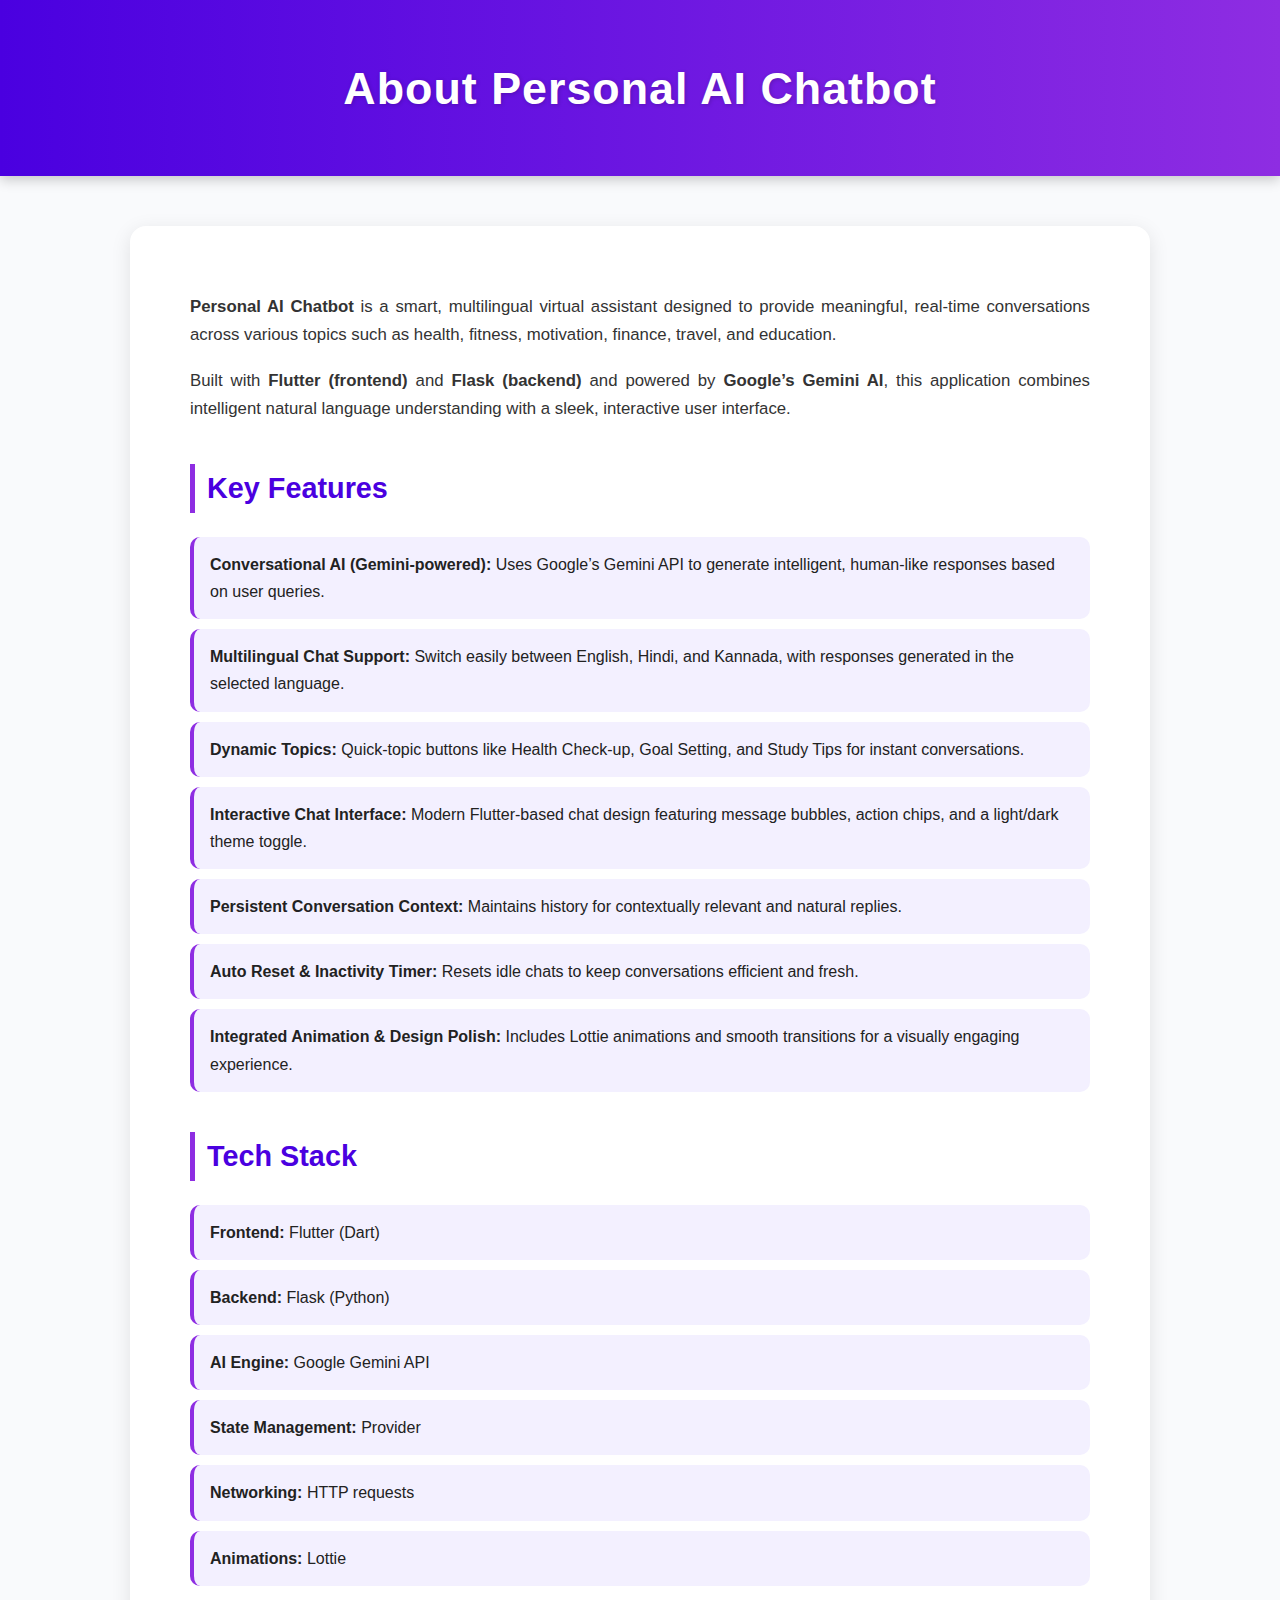
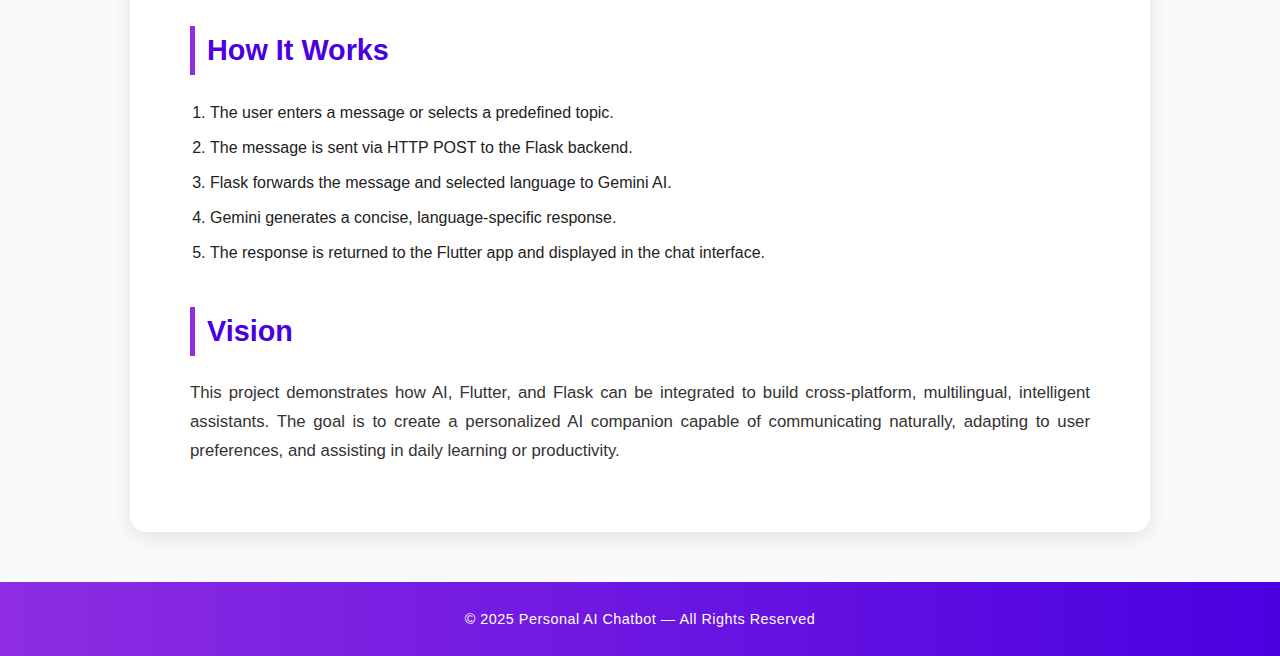
<file: about1.html>
<!DOCTYPE html>
<html lang="en">
<head>
  <meta charset="UTF-8" />
  <meta name="viewport" content="width=device-width, initial-scale=1.0" />
  <title>About – Personal AI Chatbot</title>
  <style>
    /* -------- Base Styling -------- */
    body {
      font-family: "Poppins", Arial, sans-serif;
      background: #f9fafc;
      color: #222;
      margin: 0;
      padding: 0;
      line-height: 1.7;
    }

    header {
      background: linear-gradient(90deg, #4a00e0, #8e2de2);
      color: white;
      padding: 50px 20px;
      text-align: center;
      box-shadow: 0 4px 12px rgba(0, 0, 0, 0.2);
    }

    header h1 {
      margin: 0;
      font-size: 2.8rem;
      letter-spacing: 1px;
      text-shadow: 1px 1px 4px rgba(0, 0, 0, 0.2);
    }

    .container {
      max-width: 900px;
      margin: 50px auto;
      background: #fff;
      border-radius: 16px;
      box-shadow: 0 5px 20px rgba(0, 0, 0, 0.1);
      padding: 50px 60px;
      transition: all 0.3s ease;
    }

    .container:hover {
      transform: scale(1.01);
      box-shadow: 0 10px 25px rgba(0, 0, 0, 0.15);
    }

    h2 {
      color: #4a00e0;
      margin-top: 40px;
      font-size: 1.8rem;
      border-left: 5px solid #8e2de2;
      padding-left: 12px;
    }

    p {
      font-size: 1.05rem;
      color: #333;
      text-align: justify;
    }

    ul, ol {
      padding-left: 20px;
    }

    ul {
      list-style-type: none;
      padding-left: 0;
    }

    ul li {
      background: #f3f0ff;
      margin: 10px 0;
      padding: 14px 16px;
      border-left: 4px solid #8e2de2;
      border-radius: 10px;
      font-size: 1rem;
      transition: transform 0.2s ease;
    }

    ul li:hover {
      transform: translateX(6px);
      background: #ede7ff;
    }

    ol li {
      margin: 8px 0;
    }

    footer {
      text-align: center;
      padding: 25px;
      background: linear-gradient(90deg, #8e2de2, #4a00e0);
      color: white;
      font-size: 0.9rem;
      margin-top: 40px;
      letter-spacing: 0.5px;
    }

    /* -------- Responsive Design -------- */

    @media (max-width: 900px) {
      .container {
        margin: 30px 20px;
        padding: 30px;
      }
    }

    @media (max-width: 600px) {
      header {
        padding: 30px 15px;
      }

      header h1 {
        font-size: 2rem;
      }

      .container {
        padding: 25px;
        border-radius: 12px;
        margin: 20px;
      }

      h2 {
        font-size: 1.4rem;
        margin-top: 30px;
      }

      p, ul li, ol li {
        font-size: 0.95rem;
      }

      ul li {
        padding: 10px 12px;
      }

      footer {
        font-size: 0.85rem;
        padding: 18px;
      }
    }

    @media (max-width: 400px) {
      header h1 {
        font-size: 1.6rem;
      }
      .container {
        padding: 20px;
      }
      h2 {
        font-size: 1.2rem;
      }
      p {
        font-size: 0.9rem;
      }
    }
  </style>
</head>

<body>

  <header>
    <h1>About Personal AI Chatbot</h1>
  </header>

  <div class="container">
    <p>
      <strong>Personal AI Chatbot</strong> is a smart, multilingual virtual assistant designed to provide meaningful, real-time conversations across various topics such as health, fitness, motivation, finance, travel, and education.
    </p>

    <p>
      Built with <strong>Flutter (frontend)</strong> and <strong>Flask (backend)</strong> and powered by <strong>Google’s Gemini AI</strong>, this application combines intelligent natural language understanding with a sleek, interactive user interface.
    </p>

    <h2>Key Features</h2>
    <ul>
      <li><strong>Conversational AI (Gemini-powered):</strong> Uses Google’s Gemini API to generate intelligent, human-like responses based on user queries.</li>
      <li><strong>Multilingual Chat Support:</strong> Switch easily between English, Hindi, and Kannada, with responses generated in the selected language.</li>
      <li><strong>Dynamic Topics:</strong> Quick-topic buttons like Health Check-up, Goal Setting, and Study Tips for instant conversations.</li>
      <li><strong>Interactive Chat Interface:</strong> Modern Flutter-based chat design featuring message bubbles, action chips, and a light/dark theme toggle.</li>
      <li><strong>Persistent Conversation Context:</strong> Maintains history for contextually relevant and natural replies.</li>
      <li><strong>Auto Reset & Inactivity Timer:</strong> Resets idle chats to keep conversations efficient and fresh.</li>
      <li><strong>Integrated Animation & Design Polish:</strong> Includes Lottie animations and smooth transitions for a visually engaging experience.</li>
    </ul>

    <h2>Tech Stack</h2>
    <ul>
      <li><strong>Frontend:</strong> Flutter (Dart)</li>
      <li><strong>Backend:</strong> Flask (Python)</li>
      <li><strong>AI Engine:</strong> Google Gemini API</li>
      <li><strong>State Management:</strong> Provider</li>
      <li><strong>Networking:</strong> HTTP requests</li>
      <li><strong>Animations:</strong> Lottie</li>
    </ul>

    <h2>How It Works</h2>
    <ol>
      <li>The user enters a message or selects a predefined topic.</li>
      <li>The message is sent via HTTP POST to the Flask backend.</li>
      <li>Flask forwards the message and selected language to Gemini AI.</li>
      <li>Gemini generates a concise, language-specific response.</li>
      <li>The response is returned to the Flutter app and displayed in the chat interface.</li>
    </ol>

    <h2>Vision</h2>
    <p>
      This project demonstrates how AI, Flutter, and Flask can be integrated to build cross-platform, multilingual, intelligent assistants.
      The goal is to create a personalized AI companion capable of communicating naturally, adapting to user preferences, and assisting in daily learning or productivity.
    </p>
  </div>

  <footer>
    © 2025 Personal AI Chatbot — All Rights Reserved
  </footer>

</body>
</html>
</file>
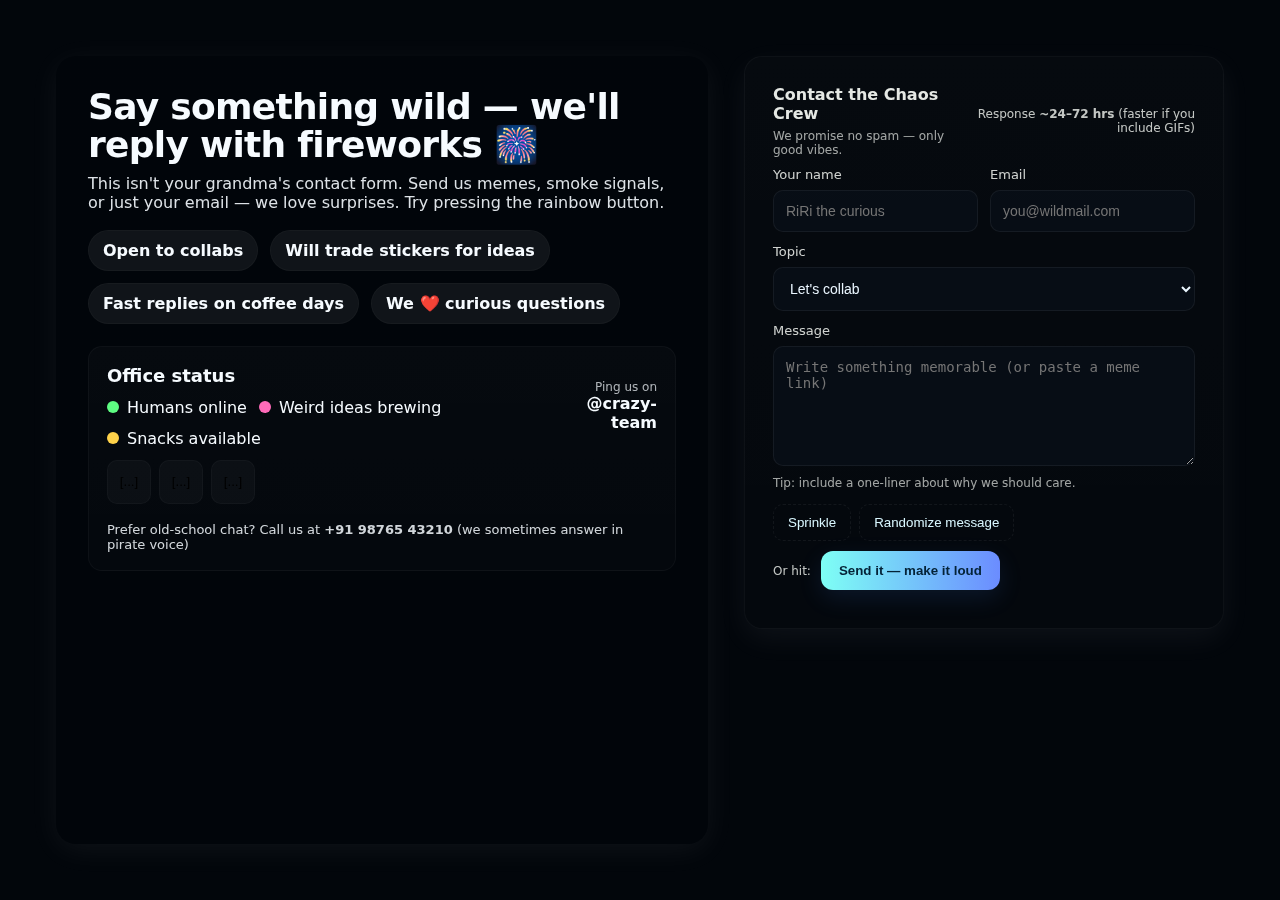
<file: contact.html>
<!DOCTYPE html>
<html lang="en">
  <head>
    <meta charset="utf-8" />
    <meta name="viewport" content="width=device-width,initial-scale=1" />
    <title>Crazy Contact — Drop Us a Wild Hello!</title>
    <style>
      /* ---- Reset & base ---- */
      * {
        box-sizing: border-box;
      }
      html,
      body {
        height: 100%;
      }
      body {
        margin: 0;
        font-family: Inter, ui-sans-serif, system-ui, -apple-system, "Segoe UI",
          Roboto, "Helvetica Neue", Arial;
        color: #e5e8e4;
        background: #02060b;
        overflow-x: hidden;
        overflow-y: auto;
        -webkit-font-smoothing: antialiased;
        -moz-osx-font-smoothing: grayscale;
      }
      a {
        color: inherit;
        text-decoration: none;
      }

      .scene {
        position: fixed;
        inset: 0;
        pointer-events: none;
        z-index: -1;
      }
      .blob {
        position: absolute;
        width: 520px;
        height: 520px;
        border-radius: 50%;
        filter: blur(60px);
        opacity: 0.6;
        mix-blend-mode: screen;
        transform: translate3d(0, 0, 0);
      }
      .b1 {
        left: -10%;
        top: -15%;
        animation: float 18s ease-in-out infinite;
      }
      .b2 {
        right: -10%;
        top: 5%;
        width: 480px;
        height: 480px;
        animation: float 20s ease-in-out infinite reverse;
      }
      .b3 {
        left: 10%;
        bottom: -20%;
        width: 600px;
        height: 600px;
        animation: float 22s ease-in-out infinite;
      }
      @keyframes float {
        0% {
          transform: translateY(-8vh) rotate(-6deg);
        }
        50% {
          transform: translateY(6vh) rotate(6deg);
        }
        100% {
          transform: translateY(-8vh) rotate(-6deg);
        }
      }

      .wrap {
        position: relative;
        min-height: 100vh;
        display: grid;
        grid-template-columns: 1fr 480px;
        gap: 36px;
        padding: 56px;
      }

      @media (max-height: 640px) {
        .wrap {
          padding-top: 36px;
          padding-bottom: 36px;
        }
      }

      .left {
        padding: 32px;
        border-radius: 20px;
        background: linear-gradient(
          180deg,
          rgba(2, 0, 0, 0.03),
          rgba(0, 0, 0, 0.01)
        );
        backdrop-filter: blur(6px);
        box-shadow: 0 6px 30px rgba(241, 242, 243, 0.06);
        color: #f6fbff;
      }
      h1 {
        font-size: 36px;
        margin: 0 0 10px;
        line-height: 1.05;
        letter-spacing: -0.02em;
      }
      p.lead {
        opacity: 0.9;
        margin: 0 0 18px;
      }
      .quirk {
        display: flex;
        gap: 12px;
        flex-wrap: wrap;
      }
      .pill {
        background: rgba(255, 255, 255, 0.06);
        padding: 10px 14px;
        border-radius: 999px;
        font-weight: 600;
        border: 1px solid rgba(255, 255, 255, 0.03);
      }

      .card {
        margin-top: 22px;
        padding: 18px;
        border-radius: 14px;
        background: linear-gradient(
          180deg,
          rgba(255, 255, 255, 0.02),
          rgba(255, 255, 255, 0.01)
        );
        border: 1px solid rgba(255, 255, 255, 0.04);
      }
      .extras {
        display: flex;
        gap: 12px;
        margin-top: 12px;
        align-items: center;
        flex-wrap: wrap;
      }
      .dot {
        width: 12px;
        height: 12px;
        border-radius: 50%;
      }
      .dot.green {
        background: #5efc82;
      }
      .dot.pink {
        background: #ff6bb9;
      }
      .dot.yellow {
        background: #ffd24a;
      }

      .side {
        align-self: start;
      }
      form {
        position: relative;
        padding: 28px;
        border-radius: 18px;
        background: linear-gradient(
          180deg,
          rgba(255, 255, 255, 0.02),
          rgba(255, 255, 255, 0.01)
        );
        border: 1px solid rgba(255, 255, 255, 0.04);
        box-shadow: 0 10px 30px rgba(221, 223, 232, 0.06);
      }
      label {
        display: block;
        font-size: 13px;
        margin-bottom: 8px;
        opacity: 0.9;
      }
      .row {
        display: grid;
        grid-template-columns: 1fr 1fr;
        gap: 12px;
      }
      input[type="text"],
      input[type="email"],
      textarea,
      select {
        width: 100%;
        padding: 12px;
        border-radius: 10px;
        border: 1px solid rgba(255, 255, 255, 0.06);
        background: rgba(10, 16, 27, 0.6);
        color: #eaf6ff;
        font-size: 14px;
        outline: none;
      }
      textarea {
        min-height: 120px;
        resize: vertical;
      }
      .hint {
        font-size: 12px;
        opacity: 0.7;
        margin-top: 6px;
      }

      .actions {
        display: flex;
        justify-content: space-between;
        align-items: center;
        margin-top: 14px;
        gap: 10px;
        flex-wrap: wrap;
      }
      .btn {
        appearance: none;
        border: 0;
        padding: 12px 18px;
        border-radius: 12px;
        font-weight: 700;
        cursor: pointer;
        background: linear-gradient(90deg, #7efff5, #6b8cff);
        color: #042337;
        box-shadow: 0 8px 24px rgba(70, 140, 255, 0.12);
        transform: translateY(0);
        transition: transform 0.18s ease, opacity 0.12s ease;
      }
      .btn:active {
        transform: translateY(2px);
      }
      .btn[disabled] {
        opacity: 0.7;
        cursor: default;
      }
      .ghost {
        background: transparent;
        border: 1px dashed rgba(255, 255, 255, 0.06);
        color: #d9f7ff;
        padding: 10px 14px;
        border-radius: 10px;
      }

      .social {
        display: flex;
        gap: 10px;
        align-items: center;
        flex-wrap: wrap;
      }
      .sbtn {
        width: 44px;
        height: 44px;
        border-radius: 10px;
        display: inline-grid;
        place-items: center;
        background: rgba(255, 255, 255, 0.03);
        border: 1px solid rgba(255, 255, 255, 0.03);
        cursor: pointer;
      }

      .pulse {
        animation: pulse 2.6s infinite;
      }
      @keyframes pulse {
        0% {
          transform: scale(1);
        }
        50% {
          transform: scale(1.06);
        }
        100% {
          transform: scale(1);
        }
      }
      canvas#confetti {
        position: fixed;
        inset: 0;
        pointer-events: none;
        z-index: 60;
      }

      .foot {
        margin-top: 18px;
        font-size: 13px;
        opacity: 0.85;
      }

      input:focus,
      textarea:focus,
      select:focus {
        box-shadow: 0 0 0 4px rgba(110, 163, 255, 0.12);
        border-color: rgba(110, 163, 255, 0.9);
      }

      /* ----------------------------------------------------
         MOBILE RESPONSIVE CODE (ADDED ONLY, NOTHING REMOVED)
      -----------------------------------------------------*/
      @media (max-width: 900px) {
        .wrap {
          grid-template-columns: 1fr;
          padding: 26px;
        }
        h1 {
          font-size: 28px;
          line-height: 1.2;
        }
      }

      @media (max-width: 600px) {
        .wrap {
          padding: 20px 16px;
          gap: 20px;
        }
        .left {
          padding: 20px;
        }
        h1 {
          font-size: 26px;
        }
        .row {
          grid-template-columns: 1fr;
        }
        .actions {
          flex-direction: column-reverse;
          align-items: stretch;
        }
        .btn {
          width: 100%;
          text-align: center;
        }
        .ghost {
          width: 100%;
          text-align: center;
        }
        form {
          padding: 20px;
        }
        .card {
          display: block;
        }
      }

      @media (max-width: 430px) {
        h1 {
          font-size: 22px;
        }
        p.lead {
          font-size: 14px;
        }
        .pill {
          font-size: 12px;
        }
        .sbtn {
          width: 38px;
          height: 38px;
        }
      }
    </style>
  </head>
  <body>
    <div class="scene" aria-hidden="true">
      <div class="blob b1"></div>
      <div class="blob b2"></div>
      <div class="blob b3"></div>
    </div>

    <canvas id="confetti" width="1920" height="1080" aria-hidden="true"></canvas>

    <main class="wrap" role="main">
      <section class="left" aria-labelledby="contact-title">
        <h1 id="contact-title">
          Say something wild — we'll reply with fireworks 🎆
        </h1>
        <p class="lead">
          This isn't your grandma's contact form. Send us memes, smoke signals,
          or just your email — we love surprises. Try pressing the rainbow
          button.
        </p>

        <div class="quirk" role="list">
          <div class="pill">Open to collabs</div>
          <div class="pill">Will trade stickers for ideas</div>
          <div class="pill">Fast replies on coffee days</div>
          <div class="pill">We ❤️ curious questions</div>
        </div>

        <div class="card" aria-hidden="false">
          <div style="display: flex; justify-content: space-between; align-items: center;">
            <div>
              <div style="font-weight: 800; font-size: 18px">Office status</div>
              <div class="extras">
                <div style="display: flex; align-items: center; gap: 8px">
                  <span class="dot green"></span> Humans online
                </div>
                <div style="display: flex; align-items: center; gap: 8px">
                  <span class="dot pink"></span> Weird ideas brewing
                </div>
                <div style="display: flex; align-items: center; gap: 8px">
                  <span class="dot yellow"></span> Snacks available
                </div>
              </div>
            </div>
            <div style="text-align: right">
              <div style="font-size: 12px; opacity: 0.7">Ping us on</div>
              <div style="font-weight: 800">@crazy-team</div>
            </div>
          </div>

          <div style="margin-top: 12px; display: flex; gap: 8px; align-items: center;">
            <button class="sbtn pulse" title="Twitch" aria-label="Twitch">[...]</button>
            <button class="sbtn" title="Twitter" aria-label="Twitter">[...]</button>
            <button class="sbtn" title="Email" aria-label="Email">[...]</button>
          </div>

          <div class="foot">
            Prefer old-school chat? Call us at
            <strong>+91 98765 43210</strong> (we sometimes answer in pirate
            voice)
          </div>
        </div>
      </section>

      <aside class="side" aria-labelledby="form-title">
        <form
          id="crazyForm"
          action="https://formspree.io/f/mvgvezwe"
          method="POST"
          novalidate
        >
          <div
            style="display: flex; justify-content: space-between; align-items: center; margin-bottom: 10px;"
          >
            <div>
              <div style="font-weight: 800; font-size: 16px" id="form-title">
                Contact the Chaos Crew
              </div>
              <div class="hint">We promise no spam — only good vibes.</div>
            </div>
            <div style="text-align: right; font-size: 12px; opacity: 0.85">
              Response <strong>~24–72 hrs</strong> (faster if you include GIFs)
            </div>
          </div>

          <div class="row">
            <div>
              <label for="name">Your name</label>
              <input
                id="name"
                name="name"
                type="text"
                placeholder="RiRi the curious"
                required
                aria-required="true"
              />
            </div>
            <div>
              <label for="email">Email</label>
              <input
                id="email"
                name="email"
                type="email"
                placeholder="you@wildmail.com"
                required
                aria-required="true"
              />
            </div>
          </div>

          <div style="margin-top: 12px">
            <label for="topic">Topic</label>
            <select id="topic" name="topic" aria-label="topic select">
              <option value="collab">Let's collab</option>
              <option value="bug">Found a bug</option>
              <option value="idea">Idea / pitch</option>
              <option value="other">Other weirdness</option>
            </select>
          </div>

          <div style="margin-top: 12px">
            <label for="message">Message</label>
            <textarea
              id="message"
              name="message"
              placeholder="Write something memorable (or paste a meme link)"
              required
              aria-required="true"
            ></textarea>
            <div class="hint">
              Tip: include a one-liner about why we should care.
            </div>
          </div>

          <div class="actions">
            <div style="display: flex; gap: 8px; align-items: center; flex-wrap: wrap;">
              <button type="button" id="sprinkle" class="ghost">
                Sprinkle
              </button>
              <button type="button" id="randomize" class="ghost">
                Randomize message
              </button>
            </div>

            <div style="display: flex; gap: 10px; align-items: center">
              <div style="font-size: 12px; opacity: 0.85">Or hit:</div>
              <button class="btn" id="submitBtn" type="submit">
                Send it — make it loud
              </button>
            </div>
          </div>

          <div
            id="status"
            role="status"
            aria-live="polite"
            style="margin-top: 10px; font-size: 13px; opacity: 0.9"
          ></div>
        </form>
      </aside>
    </main>
  </body>
</html>
</file>
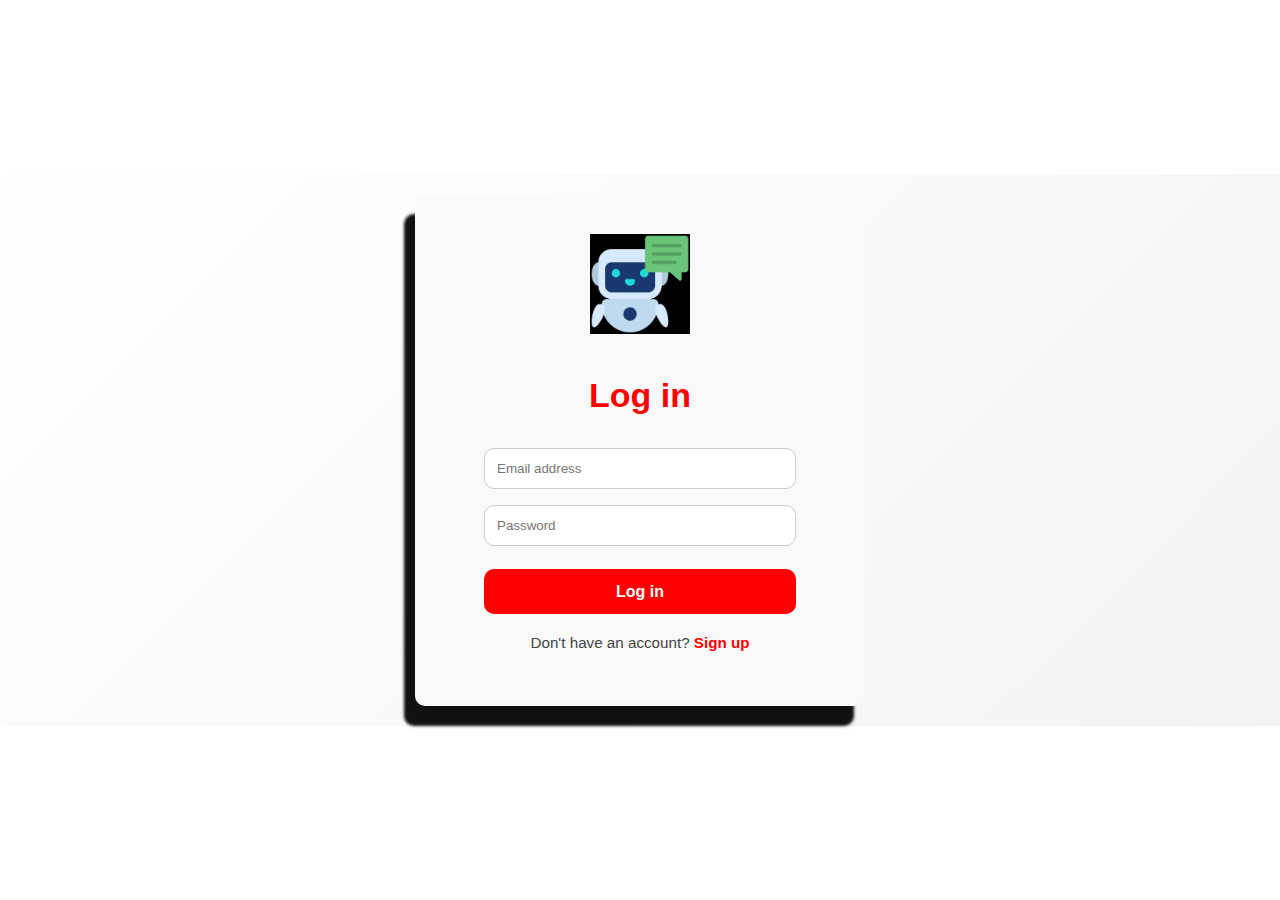
<file: login.html>
<!DOCTYPE html>
<html lang="en">
  <head>
    <meta charset="UTF-8" />
    <meta name="viewport" content="width=device-width, initial-scale=1.0" />
    <title>YouTube Login</title>
    <link rel="stylesheet" href="login_page.css" />
    <style>
      /* ---------- GLOBAL STYLES ---------- */
      * {
        box-sizing: border-box;
        font-family: "Poppins", sans-serif;
      }

      body {
        margin: 0;
        background-color: #fff;
        display: flex;
        justify-content: center;
        align-items: center;
        min-height: 100vh;
      }

      /* ---------- CONTAINER ---------- */
      .container {
        width: 100%;
        height: 100%;
        display: flex;
        justify-content: center;
        align-items: center;
        padding: 20px;
        background: linear-gradient(135deg, #ffffff, #f3f3f3);
      }

      /* ---------- BOX ---------- */
      .box {
        background-color: #f9f9f9;
        display: flex;
        justify-content: center;
        align-items: center;
        flex-direction: column;
        width: 450px;
        height: auto;
        padding: 40px 30px;
        border-radius: 10px;
        box-shadow: -11px 20px 3px 0px #121111;
        transition: box-shadow 0.3s ease;
      }

      .box:hover {
        box-shadow: 0px 0px 17px 8px #ff0000;
      }

      /* ---------- LOGO ---------- */
      .logoimage {
        margin-bottom: 10px;
      }

      .logoimage img {
        width: 100px;
      }

      /* ---------- TITLE ---------- */
      .box h2 {
        font-weight: bold;
        color: #ff0000;
        font-size: 34px;
        margin-bottom: 25px;
      }

      /* ---------- INPUTS ---------- */
      .box input {
        width: 80%;
        padding: 12px;
        margin: 8px 0;
        border-radius: 10px;
        border: 1px solid #ccc;
        color: #333;
        font-weight: 500;
        background: #ffffff;
        transition: 0.3s;
      }

      .box input:focus {
        border-color: #ff0000;
        box-shadow: 0 0 10px rgba(255, 0, 0, 0.3);
        outline: none;
      }

      /* ---------- BUTTON ---------- */
      button {
        width: 80%;
        height: 45px;
        margin-top: 15px;
        padding: 10px;
        font-size: 16px;
        border: none;
        border-radius: 10px;
        background-color: #ff0000;
        color: white;
        font-weight: bold;
        cursor: pointer;
        transition: background-color 0.3s, transform 0.2s;
      }

      button:hover {
        background-color: #cc0000;
        transform: scale(1.05);
      }

      button:active {
        background: #ce7777;
      }

      /* ---------- TEXT + LINKS ---------- */
      .box p {
        margin-top: 20px;
        color: #444;
        font-size: 0.95rem;
      }

      .box p a {
        text-decoration: none;
        color: #ff0000;
        font-weight: 600;
      }

      .box p a:hover {
        text-decoration: underline;
      }

      /* ---------- RESPONSIVE STYLES ---------- */
      @media (max-width: 768px) {
        .box {
          width: 90%;
          padding: 30px 20px;
        }

        .box h2 {
          font-size: 28px;
        }

        .box input,
        button {
          width: 90%;
        }

        button {
          height: 42px;
        }
      }

      @media (max-width: 480px) {
        .box {
          width: 95%;
          padding: 25px 15px;
          box-shadow: 0px 0px 10px 3px #aaa;
        }

        .logoimage img {
          width: 80px;
        }

        .box h2 {
          font-size: 24px;
        }

        .box input {
          font-size: 0.9rem;
          padding: 10px;
        }

        button {
          font-size: 0.9rem;
          padding: 10px;
        }

        .box p {
          font-size: 0.85rem;
        }
      }
    </style>
  </head>

  <body>
    <div class="container">
      <div class="box">
        <div class="logoimage">
          <img src="Icon_Floder/icon.jpg" alt="YouTube Logo" />
        </div>

        <h2>Log in</h2>

        <!-- Using a real <form> so Enter/Submit works across devices -->
        <form id="loginForm" style="width:100%;display:flex;flex-direction:column;align-items:center;">
          <input id="email" name="email" type="email" placeholder="Email address" required />
          <input id="password" name="password" type="password" placeholder="Password" required />

          <!-- keep the same button look, but use type="submit" -->
          <button id="loginBtn" type="submit" class="login-title">Log in</button>
        </form>

        <p>
          Don't have an account?
          <span><a href="#">Sign up</a></span>
        </p>
      </div>
    </div>

    <script>
      // Accept ANY non-empty email & password and redirect to the main website.
      // This preserves the look/flow: user enters credentials, submits, then goes to Main_website.html.

      document.getElementById("loginForm").addEventListener("submit", function (e) {
        e.preventDefault();

        const email = document.getElementById("email").value.trim();
        const password = document.getElementById("password").value.trim();

        if (email === "" || password === "") {
          alert("Please enter both email and password.");
          return;
        }

        // Optional: store the entered email in localStorage (useful if you want to show it later)
        try {
          localStorage.setItem("lastLoggedEmail", email);
        } catch (err) {
          // ignore storage errors silently
        }

        // Redirect to the main website in the same tab
        window.location.href = "Main_website.html";
      });
    </script>
  </body>
</html>
</file>
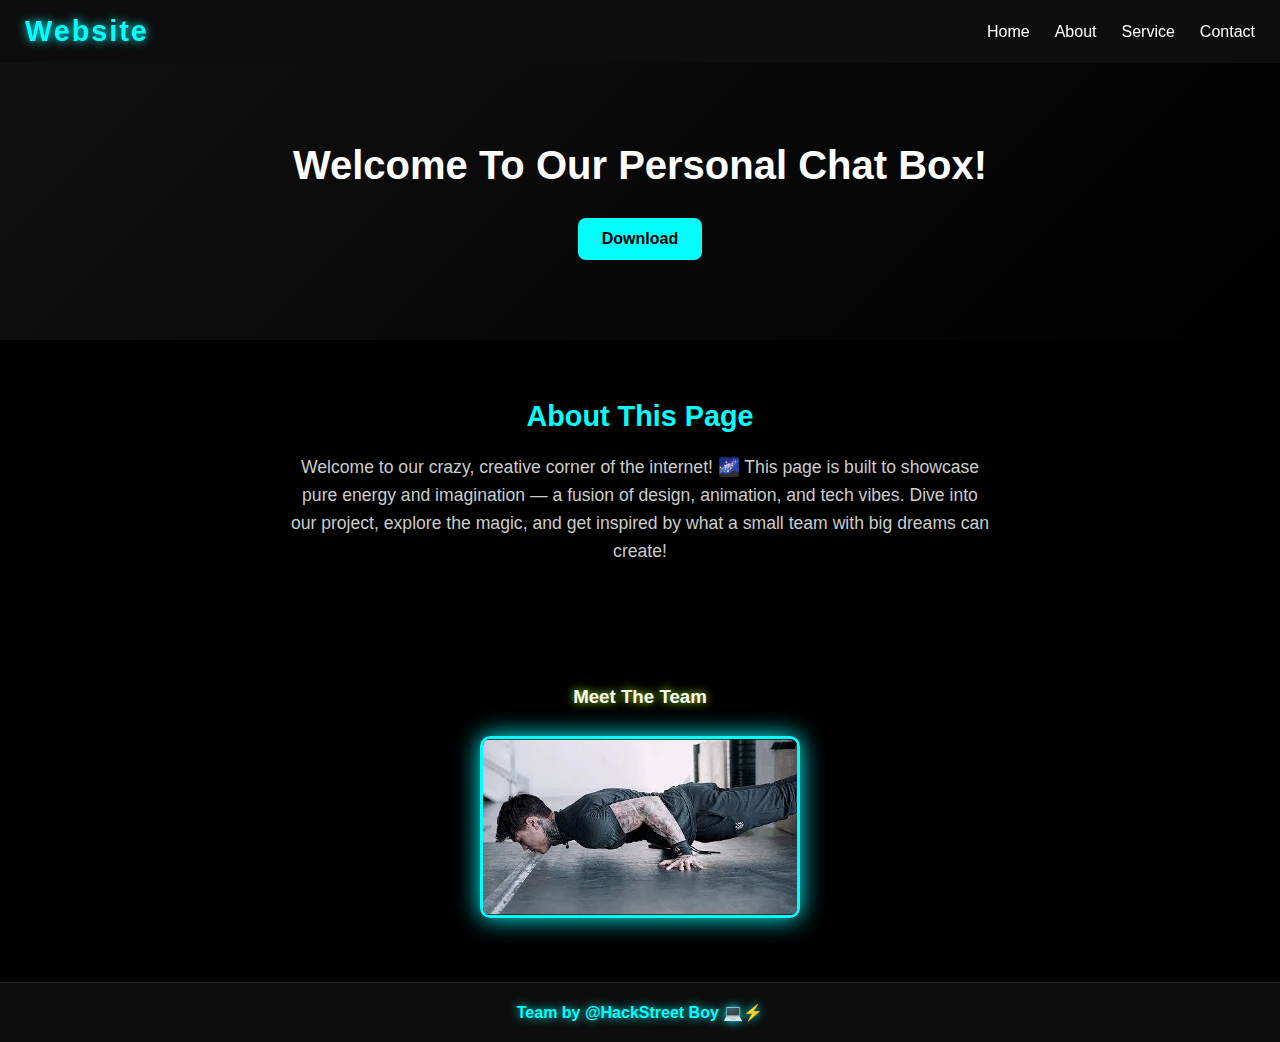
<file: Main_website.html>
<!DOCTYPE html>
<html lang="en">
<head>
  <meta charset="UTF-8" />
  <meta name="viewport" content="width=device-width, initial-scale=1.0" />
  <title>HackStreet Boy - Crazy Web</title>
  <style>
    * {
      margin: 0;
      padding: 0;
      box-sizing: border-box;
      font-family: 'Poppins', sans-serif;
    }

    body {
      background: #000;
      color: #fff;
      overflow-x: hidden;
    } 

    /* Navbar */
    nav {
      display: flex;
      justify-content: space-between;
      align-items: center;
      padding: 15px 25px;
      background: rgba(255, 255, 255, 0.05);
      backdrop-filter: blur(8px);
      position: sticky;
      top: 0;
      z-index: 100;
    }

    nav h1 {
      font-size: 1.8rem;
      color: #0ff;
      text-shadow: 0 0 10px #0ff;
      letter-spacing: 2px;
    }

    nav ul {
      list-style: none;
      display: flex;
      gap: 25px;
    }

    nav ul li a {
      text-decoration: none;
      color: #fff;
      font-weight: 500;
      transition: 0.3s;
    }

    nav ul li a:hover {
      color: #0ff;
      text-shadow: 0 0 10px #0ff;
    }

    /* Hero section */
    .hero {
      text-align: center;
      padding: 80px 20px;
      background: linear-gradient(135deg, #111, #000);
    }

    .hero h2 {
      font-size: 2.5rem;
      margin-bottom: 30px;
      animation: glow 2s infinite alternate;
    }

    @keyframes glow {
      from { text-shadow: 0 0 10px #0ff; }
      to { text-shadow: 0 0 30px #f0f; }
    }

    .buttons {
      display: flex;
      justify-content: center;
      flex-wrap: wrap;
      gap: 15px;
    }

    .buttons a {
      background: #0ff;
      color: #000;
      padding: 12px 24px;
      border-radius: 8px;
      font-weight: bold;
      text-decoration: none;
      transition: 0.3s;
    }

    .buttons a:hover {
      background: #f0f;
      transform: scale(1.1);
    }

    /* About section */
    .about {
      padding: 60px 20px;
      text-align: center;
    }

    .about h3 {
      color: #0ff;
      margin-bottom: 20px;
      font-size: 1.8rem;
    }
    .cl_h3 {
      height: 50px;
      text-shadow: 0 0 10px rgb(166, 255, 0);
    }

    .about p {
      max-width: 700px;
      margin: auto;
      font-size: 1.1rem;
      line-height: 1.6;
      color: #ccc;
    }

    /* Team section */
    .team {
      text-align: center;
      margin: 60px 0;
      padding: 0 20px;
    }

    .team img {
      width: 80%;
      max-width: 320px;
      height: auto;
      border: 3px solid #0ff;
      box-shadow: 0 0 25px #0ff;
      border-radius: 10px;
      animation: float 3s ease-in-out infinite;
    }

    @keyframes float {
      0%, 100% { transform: translateY(0); }
      50% { transform: translateY(-15px); }
    }

    footer {
      text-align: center;
      padding: 20px;
      border-top: 1px solid #222;
      background: rgba(255, 255, 255, 0.05);
      color: #0ff;
      font-weight: bold;
      text-shadow: 0 0 10px #0ff;
    }

    /* --------------------
       Responsive Design
    -------------------- */
    @media (max-width: 900px) {
      nav ul {
        gap: 15px;
      }
      nav h1 {
        font-size: 1.5rem;
      }
    }

    @media (max-width: 768px) {
      .hero h2 {
        font-size: 2rem;
      }
      .about h3 {
        font-size: 1.5rem;
      }
      .about p {
        font-size: 1rem;
        padding: 0 10px;
      }
      nav {
        flex-direction: column;
        align-items: center;
      }
      nav ul {
        flex-wrap: wrap;
        justify-content: center;
        padding-top: 10px;
      }
    }

    @media (max-width: 480px) {
      .hero h2 {
        font-size: 1.6rem;
      }
      .buttons a {
        padding: 10px 20px;
        font-size: 0.9rem;
      }
      .about p {
        font-size: 0.95rem;
      }
      .team img {
        width: 90%;
      }
      footer {
        font-size: 0.9rem;
      }
    }

  </style>
</head>
<body>

  <nav>
    <h1>Website</h1>
    <ul>
      <li><a href="index.html">Home</a></li>
      <li><a href="app_about.html">About</a></li>
      <li><a href="service.html">Service</a></li>
      <li><a href="contact.html">Contact</a></li>
    </ul>
  </nav>

  <section class="hero">
    <h2>Welcome To Our Personal Chat Box!</h2>
    <div class="buttons">
      
      <a href="https://drive.google.com/file/d/10Kq58-I70Bucc25xaCDDnkbTwYiEDMQS/view?usp=sharing">Download</a>
    </div>
  </section>

  <section id="about" class="about">
    <h3>About This Page</h3>
    <p>
      Welcome to our crazy, creative corner of the internet! 🌌  
      This page is built to showcase pure energy and imagination — a fusion of design, animation, and tech vibes.  
      Dive into our project, explore the magic, and get inspired by what a small team with big dreams can create!
    </p>
  </section>

  <section class="team">
    <h3 class="cl_h3">Meet The Team</h3>
    <img src="Icon_Floder/images.webp" alt="Team Pic">
  </section>

  <footer>
    Team by @HackStreet Boy 💻⚡
  </footer>

</body>
</html>
</file>
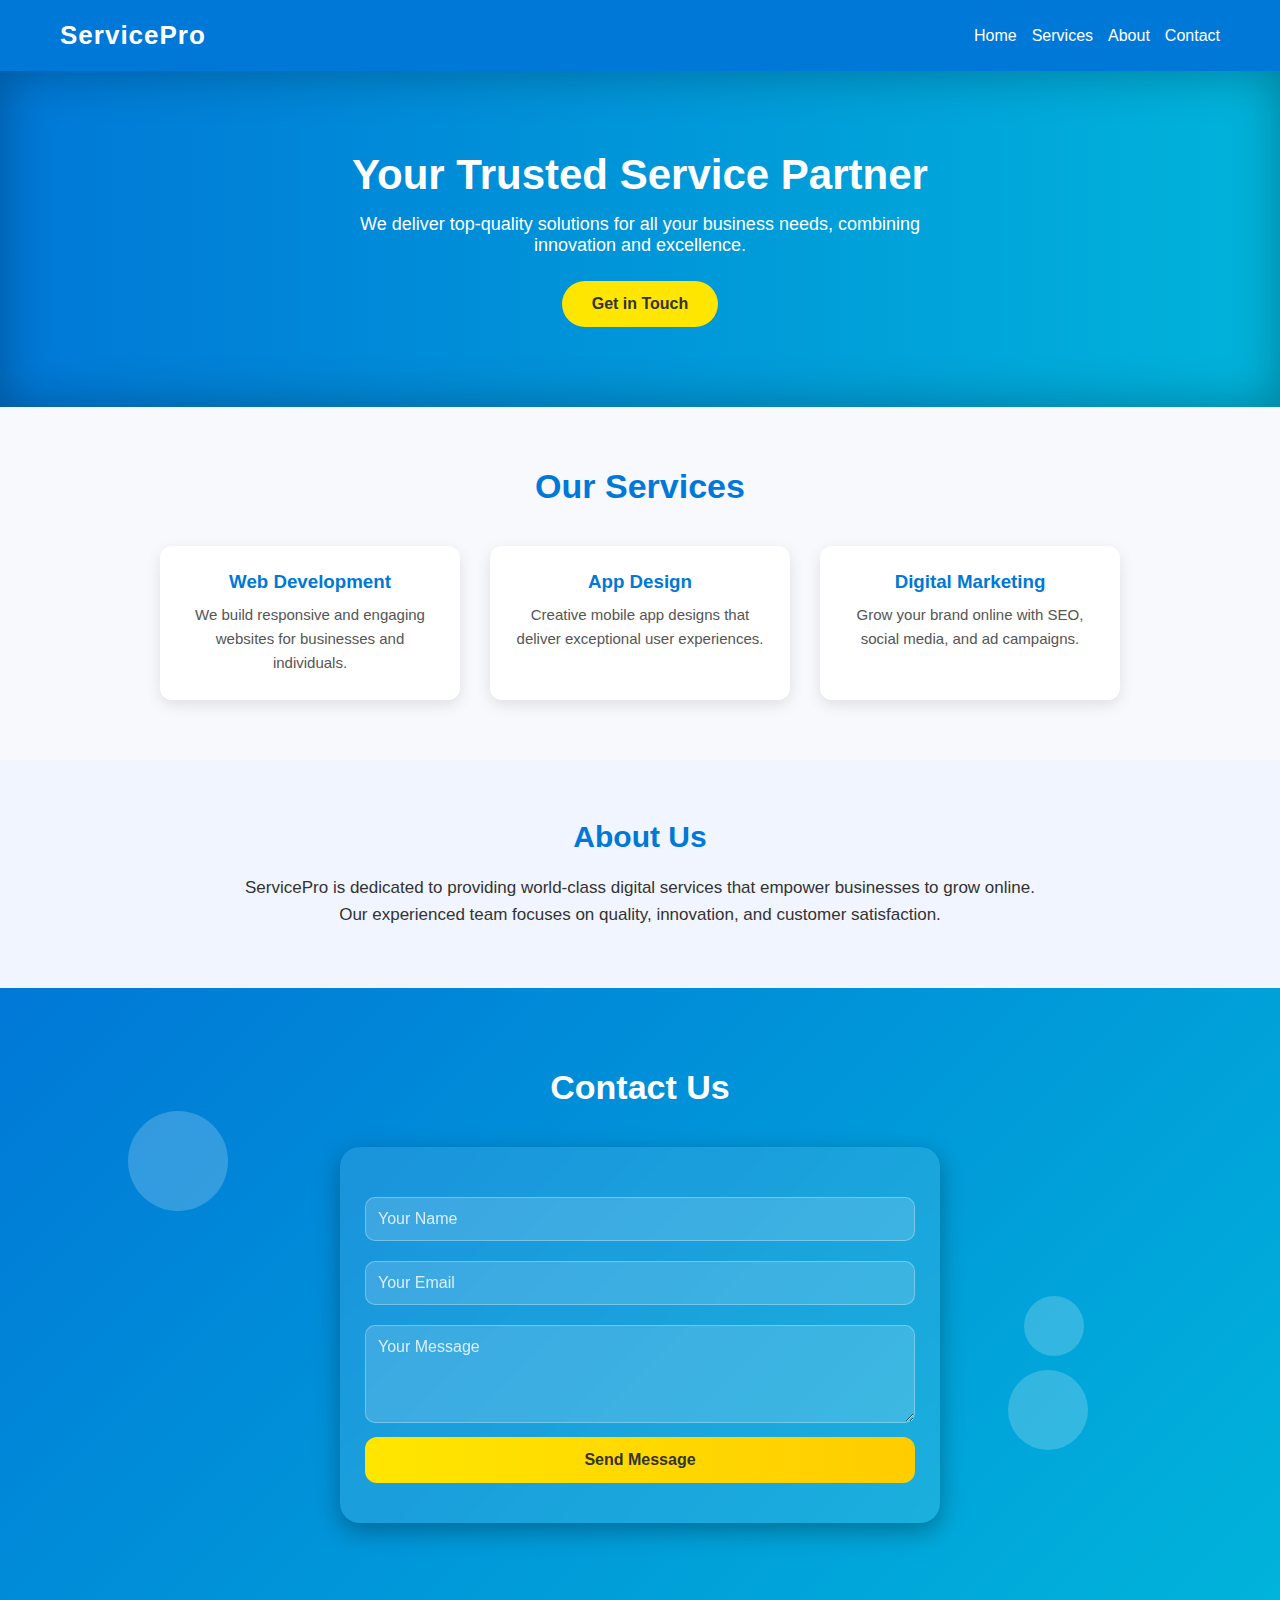
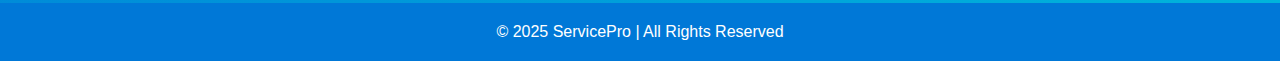
<file: service.html>
<!DOCTYPE html>
<html lang="en">
<head>
  <meta charset="UTF-8">
  <meta name="viewport" content="width=device-width, initial-scale=1.0">
  <title>ServicePro — Crazy Awesome Website</title>
  <style>
    * {
      margin: 0;
      padding: 0;
      box-sizing: border-box;
      font-family: "Poppins", sans-serif;
    }

    body {
      background-color: #f8f9fc;
      color: #333;
      overflow-x: hidden;
    }

    /* ---------- HEADER ---------- */
    header {
      background-color: #0078d7;
      color: white;
      padding: 20px 60px;
      display: flex;
      justify-content: space-between;
      align-items: center;
      flex-wrap: wrap;
      box-shadow: 0 4px 15px rgba(0, 0, 0, 0.2);
    }

    header h1 {
      font-size: 26px;
      font-weight: bold;
      letter-spacing: 1px;
    }

    nav {
      display: flex;
      flex-wrap: wrap;
      justify-content: center;
      gap: 15px;
    }

    nav a {
      color: white;
      text-decoration: none;
      font-weight: 500;
      transition: color 0.3s;
      font-size: 16px;
    }

    nav a:hover {
      color: #ffe600;
    }

    /* ---------- HERO ---------- */
    .hero {
      text-align: center;
      padding: 80px 20px;
      background: linear-gradient(to right, #0078d7, #00b4db);
      color: white;
      box-shadow: inset 0 0 50px rgba(0,0,0,0.3);
    }

    .hero h2 {
      font-size: 42px;
      margin-bottom: 15px;
    }

    .hero p {
      font-size: 18px;
      margin-bottom: 25px;
      max-width: 600px;
      margin-left: auto;
      margin-right: auto;
    }

    .hero button {
      background-color: #ffe600;
      color: #333;
      border: none;
      padding: 14px 30px;
      border-radius: 30px;
      font-size: 16px;
      cursor: pointer;
      transition: 0.3s;
      font-weight: 600;
    }

    .hero button:hover {
      background-color: #ffcc00;
      transform: scale(1.05);
    }

    /* ---------- SERVICES ---------- */
    .services {
      padding: 60px 30px;
      text-align: center;
    }

    .services h2 {
      font-size: 34px;
      margin-bottom: 40px;
      color: #0078d7;
    }

    .service-boxes {
      display: flex;
      flex-wrap: wrap;
      justify-content: center;
      gap: 30px;
    }

    .service-card {
      background: white;
      border-radius: 12px;
      box-shadow: 0 5px 15px rgba(0,0,0,0.1);
      width: 300px;
      padding: 25px;
      text-align: center;
      transition: transform 0.3s, box-shadow 0.3s;
    }

    .service-card:hover {
      transform: translateY(-8px);
      box-shadow: 0 10px 30px rgba(0,0,0,0.2);
    }

    .service-card h3 {
      color: #0078d7;
      margin-bottom: 10px;
    }

    .service-card p {
      font-size: 15px;
      color: #555;
      line-height: 1.6;
    }

    /* ---------- ABOUT ---------- */
    .about {
      padding: 60px 30px;
      background-color: #f1f5ff;
      text-align: center;
    }

    .about h2 {
      font-size: 30px;
      margin-bottom: 20px;
      color: #0078d7;
    }

    .about p {
      font-size: 17px;
      line-height: 1.6;
      max-width: 800px;
      margin: auto;
      color: #333;
    }

    /* ---------- CONTACT ---------- */
    .contact {
      padding: 80px 30px;
      position: relative;
      overflow: hidden;
      text-align: center;
      background: linear-gradient(135deg, #0078d7, #00b4db);
      color: white;
    }

    .contact h2 {
      font-size: 34px;
      margin-bottom: 40px;
      z-index: 2;
      position: relative;
    }

    .contact-container {
      max-width: 600px;
      margin: auto;
      background: rgba(255,255,255,0.1);
      padding: 40px 25px;
      border-radius: 20px;
      box-shadow: 0 8px 25px rgba(0,0,0,0.3);
      backdrop-filter: blur(10px);
      transition: all 0.4s ease;
      position: relative;
      z-index: 2;
    }

    .contact-container:hover {
      transform: translateY(-8px);
      box-shadow: 0 15px 40px rgba(0,0,0,0.4), 0 0 25px rgba(255,255,255,0.3);
      background: rgba(255,255,255,0.2);
    }

    form input, form textarea {
      width: 100%;
      padding: 12px;
      margin: 10px 0;
      border: 1px solid rgba(255,255,255,0.3);
      border-radius: 10px;
      background: rgba(255,255,255,0.15);
      color: #fff;
      font-size: 16px;
      outline: none;
      transition: all 0.3s;
    }

    form input::placeholder, form textarea::placeholder {
      color: rgba(255,255,255,0.8);
    }

    form input:focus, form textarea:focus {
      border-color: #ffe600;
      box-shadow: 0 0 8px #ffe600;
      background: rgba(255,255,255,0.25);
    }

    form button {
      background: linear-gradient(90deg, #ffe600, #ffcc00);
      color: #333;
      border: none;
      padding: 14px 25px;
      border-radius: 12px;
      font-size: 16px;
      cursor: pointer;
      font-weight: bold;
      transition: 0.3s;
      width: 100%;
    }

    form button:hover {
      background: linear-gradient(90deg, #ffcc00, #ffe600);
      transform: translateY(-3px);
      box-shadow: 0 8px 20px rgba(255,230,0,0.4);
    }

    /* ---------- FLOATING BUBBLES ---------- */
    .bubble {
      position: absolute;
      border-radius: 50%;
      background: rgba(255,255,255,0.2);
      animation: float 12s infinite ease-in-out;
    }

    @keyframes float {
      0%, 100% { transform: translateY(0); }
      50% { transform: translateY(-20px); }
    }

    .bubble:nth-child(1) { width: 100px; height: 100px; top: 20%; left: 10%; animation-duration: 14s; }
    .bubble:nth-child(2) { width: 80px; height: 80px; bottom: 25%; right: 15%; animation-duration: 10s; }
    .bubble:nth-child(3) { width: 60px; height: 60px; top: 50%; left: 80%; animation-duration: 16s; }

    /* ---------- FOOTER ---------- */
    footer {
      text-align: center;
      padding: 20px;
      background-color: #0078d7;
      color: white;
    }

    /* ---------- RESPONSIVE DESIGN ---------- */
    @media (max-width: 1024px) {
      header {
        padding: 15px 25px;
      }
      .hero h2 {
        font-size: 32px;
      }
    }

    @media (max-width: 768px) {
      header {
        flex-direction: column;
        gap: 10px;
        text-align: center;
      }
      .hero h2 {
        font-size: 28px;
      }
      .hero p {
        font-size: 16px;
      }
      .service-card {
        width: 90%;
      }
    }

    @media (max-width: 480px) {
      header h1 {
        font-size: 22px;
      }
      .hero h2 {
        font-size: 24px;
      }
      .hero button {
        padding: 10px 20px;
        font-size: 14px;
      }
    }
  </style>
</head>

<body>

  <header>
    <h1>ServicePro</h1>
    <nav>
      <a href="#home">Home</a>
      <a href="#services">Services</a>
      <a href="about1.html">About</a>
      <a href="#contact">Contact</a>
    </nav>
  </header>

  <section class="hero" id="home">
    <h2>Your Trusted Service Partner</h2>
    <p>We deliver top-quality solutions for all your business needs, combining innovation and excellence.</p>
    <button onclick="document.getElementById('contact').scrollIntoView({behavior: 'smooth'})">Get in Touch</button>
  </section>

  <section class="services" id="services">
    <h2>Our Services</h2>
    <div class="service-boxes">
      <div class="service-card">
        <h3>Web Development</h3>
        <p>We build responsive and engaging websites for businesses and individuals.</p>
      </div>
      <div class="service-card">
        <h3>App Design</h3>
        <p>Creative mobile app designs that deliver exceptional user experiences.</p>
      </div>
      <div class="service-card">
        <h3>Digital Marketing</h3>
        <p>Grow your brand online with SEO, social media, and ad campaigns.</p>
      </div>
    </div>
  </section>

  <section class="about" id="about">
    <h2>About Us</h2>
    <p>
      ServicePro is dedicated to providing world-class digital services that empower 
      businesses to grow online. Our experienced team focuses on quality, innovation, and customer satisfaction.
    </p>
  </section>

  <section class="contact" id="contact">
    <div class="bubble"></div>
    <div class="bubble"></div>
    <div class="bubble"></div>
    <h2>Contact Us</h2>
    <div class="contact-container">
      <form onsubmit="submitForm(event)">
        <input type="text" placeholder="Your Name" required>
        <input type="email" placeholder="Your Email" required>
        <textarea rows="4" placeholder="Your Message" required></textarea>
        <button type="submit">Send Message</button>
      </form>
    </div>
  </section>

  <footer>
    &copy; 2025 ServicePro | All Rights Reserved
  </footer>

  <script>
    function submitForm(event) {

    
      <form action="https://formspree.io/f/mvgvezwe" method="POST">
        <label>Email:</label>
        <input type="email" name="email" required placeholder="your@email.com" />
        <label>Message:</label>
        <textarea name="message" placeholder="Tell us something cool!"></textarea>
        <button type="submit">Send</button>
      </form>
    
    
      event.preventDefault();
      alert("Thank you! Your message has been sent.");
    }
  </script>
</body>
</html>
</file>
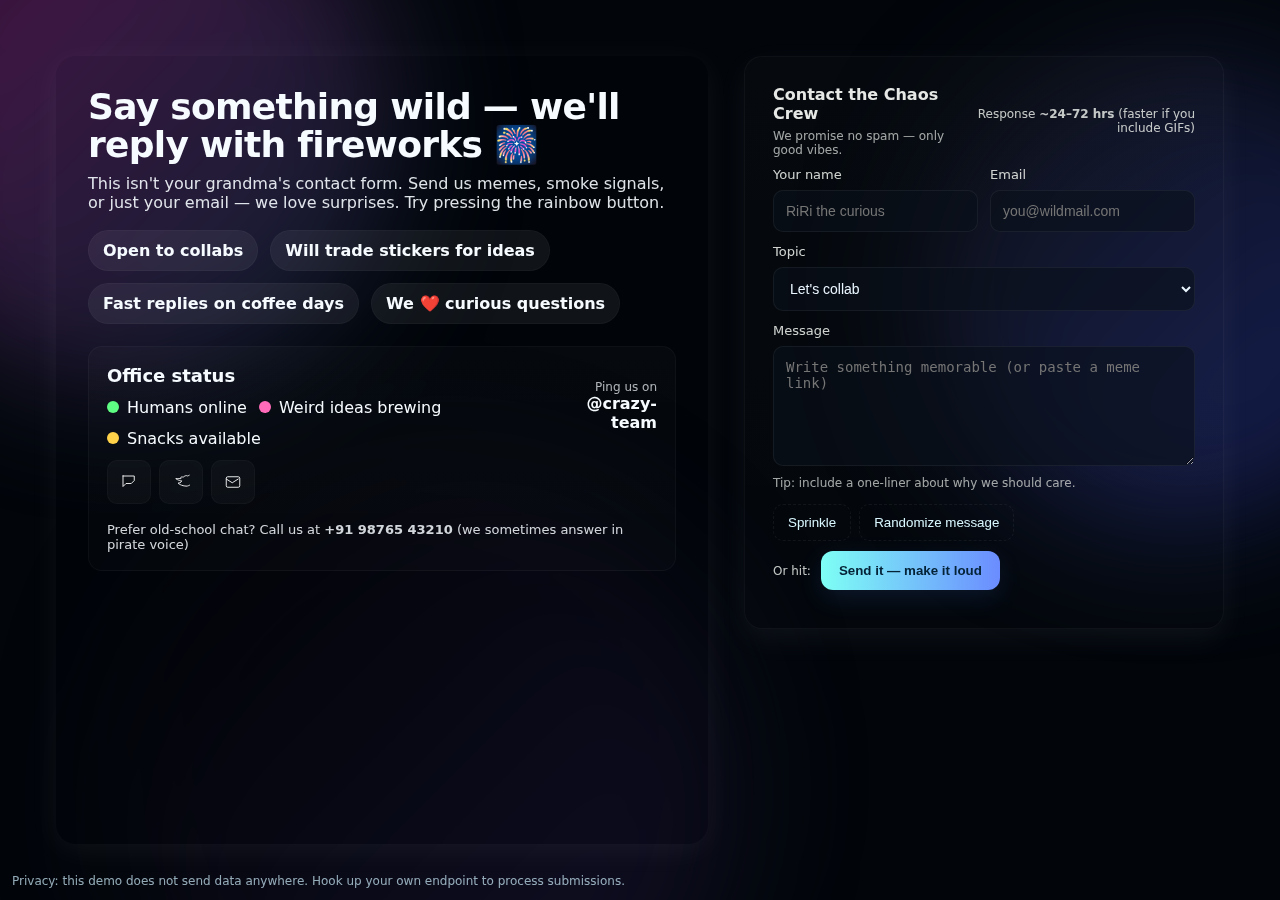
<file: mini/contact.html>
<!DOCTYPE html>
<html lang="en">
  <head>
    <meta charset="utf-8" />
    <meta name="viewport" content="width=device-width,initial-scale=1" />
    <title>Crazy Contact — Drop Us a Wild Hello!</title>
    <style>
      /* ---- Reset & base ---- */
      * { box-sizing: border-box; }
      html, body { height: 100%; }
      body {
        margin: 0;
        font-family: Inter, ui-sans-serif, system-ui, -apple-system, "Segoe UI",
          Roboto, "Helvetica Neue", Arial;
        color: #e5e8e4;
        background: #02060b;
        overflow-x: hidden;
        overflow-y: auto; /* allow vertical scroll on small screens */
        -webkit-font-smoothing: antialiased;
        -moz-osx-font-smoothing: grayscale;
      }
      a { color: inherit; text-decoration: none; }

      /* ---- Canvas background with floating blobs ---- */
      .scene {
        position: fixed;
        inset: 0;
        pointer-events: none;
        z-index: -1;
      }
      .blob {
        position: absolute;
        width: 520px;
        height: 520px;
        border-radius: 50%;
        filter: blur(60px);
        opacity: 0.6;
        mix-blend-mode: screen;
        transform: translate3d(0, 0, 0);
      }
      .b1 {
        left: -10%;
        top: -15%;
        background: linear-gradient(135deg, #881b74, #0f3349);
        animation: float 18s ease-in-out infinite;
      }
      .b2 {
        background: linear-gradient(135deg, #101113, #263392);
        right: -10%;
        top: 5%;
        width: 480px;
        height: 480px;
        animation: float 20s ease-in-out infinite reverse;
      }
      .b3 {
        background: linear-gradient(135deg, #000000, #1e183d);
        left: 10%;
        bottom: -20%;
        width: 600px;
        height: 600px;
        animation: float 22s ease-in-out infinite;
      }
      @keyframes float {
        0% { transform: translateY(-8vh) rotate(-6deg); }
        50% { transform: translateY(6vh) rotate(6deg); }
        100% { transform: translateY(-8vh) rotate(-6deg); }
      }

      /* ---- Layout ---- */
      .wrap {
        position: relative;
        min-height: 100vh;
        display: grid;
        grid-template-columns: 1fr 480px;
        gap: 36px;
        padding: 56px;
      }

      /* ensure wrap doesn't clip on tiny heights */
      @media (max-height: 640px) {
        .wrap { padding-top: 36px; padding-bottom: 36px; }
      }

      /* ---- Left content (fun bits) ---- */
      .left {
        padding: 32px;
        border-radius: 20px;
        background: linear-gradient(180deg, rgba(2,0,0,0.03), rgba(0,0,0,0.01));
        backdrop-filter: blur(6px);
        box-shadow: 0 6px 30px rgba(241,242,243,0.06);
        color: #f6fbff;
      }
      h1 {
        font-size: 36px;
        margin: 0 0 10px;
        line-height: 1.05;
        letter-spacing: -0.02em;
      }
      p.lead { opacity: 0.9; margin: 0 0 18px; }
      .quirk { display: flex; gap: 12px; flex-wrap: wrap; }
      .pill {
        background: rgba(255,255,255,0.06);
        padding: 10px 14px;
        border-radius: 999px;
        font-weight: 600;
        border: 1px solid rgba(255,255,255,0.03);
      }

      /* ---- Crazy contact card ---- */
      .card {
        margin-top: 22px;
        padding: 18px;
        border-radius: 14px;
        background: linear-gradient(180deg, rgba(255,255,255,0.02), rgba(255,255,255,0.01));
        border: 1px solid rgba(255,255,255,0.04);
      }
      .extras { display: flex; gap: 12px; margin-top: 12px; align-items: center; flex-wrap: wrap; }
      .dot { width: 12px; height: 12px; border-radius: 50%; }
      .dot.green { background: #5efc82; }
      .dot.pink { background: #ff6bb9; }
      .dot.yellow { background: #ffd24a; }

      /* ---- Form (right column) ---- */
      .side { align-self: start; }
      form {
        position: relative;
        padding: 28px;
        border-radius: 18px;
        background: linear-gradient(180deg, rgba(255,255,255,0.02), rgba(255,255,255,0.01));
        border: 1px solid rgba(255,255,255,0.04);
        box-shadow: 0 10px 30px rgba(221,223,232,0.06);
      }
      label { display:block; font-size:13px; margin-bottom:8px; opacity:0.9; }
      .row { display: grid; grid-template-columns: 1fr 1fr; gap: 12px; }
      input[type="text"], input[type="email"], textarea, select {
        width:100%;
        padding:12px;
        border-radius:10px;
        border:1px solid rgba(255,255,255,0.06);
        background: rgba(10,16,27,0.6);
        color:#eaf6ff;
        font-size:14px;
        outline:none;
      }
      textarea { min-height:120px; resize: vertical; }
      .hint { font-size:12px; opacity:0.7; margin-top:6px; }

      /* ---- Fancy submit ---- */
      .actions {
        display:flex;
        justify-content:space-between;
        align-items:center;
        margin-top:14px;
        gap:10px;
        flex-wrap:wrap;
      }
      .btn {
        appearance:none;
        border:0;
        padding:12px 18px;
        border-radius:12px;
        font-weight:700;
        cursor:pointer;
        background: linear-gradient(90deg,#7efff5,#6b8cff);
        color:#042337;
        box-shadow:0 8px 24px rgba(70,140,255,0.12);
        transform: translateY(0);
        transition: transform .18s ease, opacity .12s ease;
      }
      .btn:active { transform: translateY(2px); }
      .btn[disabled] { opacity: 0.7; cursor: default; }
      .ghost {
        background: transparent;
        border: 1px dashed rgba(255,255,255,0.06);
        color: #d9f7ff;
        padding: 10px 14px;
        border-radius: 10px;
      }

      /* ---- Social / icons ---- */
      .social { display:flex; gap:10px; align-items:center; flex-wrap:wrap; }
      .sbtn {
        width:44px; height:44px; border-radius:10px;
        display:inline-grid; place-items:center;
        background: rgba(255,255,255,0.03);
        border: 1px solid rgba(255,255,255,0.03);
        cursor:pointer;
      }

      /* ---- Micro-animations & confetti canvas ---- */
      .pulse { animation: pulse 2.6s infinite; }
      @keyframes pulse { 0%{transform:scale(1)} 50%{transform:scale(1.06)} 100%{transform:scale(1)} }
      canvas#confetti { position: fixed; inset: 0; pointer-events:none; z-index:60; }

      /* ---- Footer note ---- */
      .foot { margin-top:18px; font-size:13px; opacity:0.85; }

      /* ---- Accessibility focus styles ---- */
      input:focus, textarea:focus, select:focus {
        box-shadow: 0 0 0 4px rgba(110,163,255,0.12);
        border-color: rgba(110,163,255,0.9);
      }

      /* ---- Mobile / small responsive tweaks ---- */
      @media (max-width: 980px) {
        .wrap { grid-template-columns: 1fr; padding: 28px; }
        .side { order: 2; width: 100%; }
      }
      @media (max-width: 760px) {
        .wrap { grid-template-columns: 1fr; padding: 20px; gap:18px; }
        .left { padding: 20px; margin-bottom: 6px; }
        h1 { font-size: 28px; }
        .row { grid-template-columns: 1fr; }
        .actions { flex-direction: column; align-items: stretch; }
        .btn, .ghost { width:100%; text-align:center; }
        .sbtn { width:40px; height:40px; }
        .foot { text-align: center; }
        .blob { filter: blur(46px); opacity: 0.55; }
      }
      @media (max-width: 480px) {
        h1 { font-size: 24px; }
        .pill { font-size: 12px; padding: 8px 10px; }
        input, textarea, select { font-size: 13px; padding: 10px; }
        .wrap { padding: 16px; gap: 14px; }
        .blob.b1 { left: -28%; top: -32%; width: 420px; height: 420px; }
        .blob.b2 { right: -26%; top: -6%; width: 380px; height: 380px; }
        .blob.b3 { left: 4%; bottom: -34%; width: 460px; height: 460px; }
      }

      /* Prevent huge elements pushing past viewport */
      @media (max-width: 420px) {
        .card, form { padding: 16px; border-radius: 14px; }
      }
    </style>
  </head>
  <body>
    <div class="scene" aria-hidden="true">
      <div class="blob b1" style="mix-blend-mode: screen"></div>
      <div class="blob b2"></div>
      <div class="blob b3"></div>
    </div>

    <canvas id="confetti" width="1920" height="1080" aria-hidden="true"></canvas>

    <main class="wrap" role="main">
      <section class="left" aria-labelledby="contact-title">
        <h1 id="contact-title">
          Say something wild — we'll reply with fireworks 🎆
        </h1>
        <p class="lead">
          This isn't your grandma's contact form. Send us memes, smoke signals,
          or just your email — we love surprises. Try pressing the rainbow
          button.
        </p>

        <div class="quirk" role="list">
          <div class="pill">Open to collabs</div>
          <div class="pill">Will trade stickers for ideas</div>
          <div class="pill">Fast replies on coffee days</div>
          <div class="pill">We ❤️ curious questions</div>
        </div>

        <div class="card" aria-hidden="false">
          <div style="display:flex;justify-content:space-between;align-items:center">
            <div>
              <div style="font-weight:800;font-size:18px">Office status</div>
              <div class="extras">
                <div style="display:flex;align-items:center;gap:8px">
                  <span class="dot green"></span> Humans online
                </div>
                <div style="display:flex;align-items:center;gap:8px">
                  <span class="dot pink"></span> Weird ideas brewing
                </div>
                <div style="display:flex;align-items:center;gap:8px">
                  <span class="dot yellow"></span> Snacks available
                </div>
              </div>
            </div>
            <div style="text-align:right">
              <div style="font-size:12px;opacity:0.7">Ping us on</div>
              <div style="font-weight:800">@crazy-team</div>
            </div>
          </div>

          <div style="margin-top:12px;display:flex;gap:8px;align-items:center">
            <button class="sbtn pulse" title="Twitch" aria-label="Twitch">
              <svg width="18" height="18" viewBox="0 0 24 24" fill="none" aria-hidden="true">
                <path d="M4 4v14l4-4h7l4-4V4H4z" stroke="#fff" stroke-width="1.2" stroke-linejoin="round" stroke-linecap="round"/>
              </svg>
            </button>
            <button class="sbtn" title="Twitter" aria-label="Twitter">
              <svg width="18" height="18" viewBox="0 0 24 24" fill="none" aria-hidden="true">
                <path d="M23 3s-1 .5-2 1c0 0-1-.5-2-.5s-3 1-4 2c0 0-2-.5-3 0 0 0-1 1 0 2 0 0-5 0-7 0 0 0 4 3 8 3 0 0-1 3-5 3 0 0 4 4 12 4 0 0 6-1 7-6 0 0 1-.5 1-1s.5-2 0-3c0 0-1 1-3 1 0 0 1-1 1-2 0 0 0-.5 0-1.5 0z" stroke="#fff" stroke-width="1.2" stroke-linecap="round" stroke-linejoin="round"/>
              </svg>
            </button>
            <button class="sbtn" title="Email" aria-label="Email">
              <svg width="18" height="18" viewBox="0 0 24 24" fill="none" aria-hidden="true">
                <path d="M3 8l8 5 8-5" stroke="#fff" stroke-width="1.2" stroke-linecap="round" stroke-linejoin="round"/>
                <rect x="3" y="5" width="18" height="14" rx="2" stroke="#fff" stroke-width="1.2"/>
              </svg>
            </button>
          </div>

          <div class="foot">
            Prefer old-school chat? Call us at <strong>+91 98765 43210</strong> (we sometimes answer in pirate voice)
          </div>
        </div>
      </section>

      <aside class="side" aria-labelledby="form-title">
        <form id="crazyForm" novalidate>
          <div style="display:flex;justify-content:space-between;align-items:center;margin-bottom:10px">
            <div>
              <div style="font-weight:800;font-size:16px" id="form-title">Contact the Chaos Crew</div>
              <div class="hint">We promise no spam — only good vibes.</div>
            </div>
            <div style="text-align:right;font-size:12px;opacity:0.85">
              Response <strong>~24–72 hrs</strong> (faster if you include GIFs)
            </div>
          </div>

          <div class="row">
            <div>
              <label for="name">Your name</label>
              <input id="name" name="name" type="text" placeholder="RiRi the curious" required aria-required="true" />
            </div>
            <div>
              <label for="email">Email</label>
              <input id="email" name="email" type="email" placeholder="you@wildmail.com" required aria-required="true" />
            </div>
          </div>

          <div style="margin-top:12px">
            <label for="topic">Topic</label>
            <select id="topic" name="topic" aria-label="topic select">
              <option value="collab">Let's collab</option>
              <option value="bug">Found a bug</option>
              <option value="idea">Idea / pitch</option>
              <option value="other">Other weirdness</option>
            </select>
          </div>

          <div style="margin-top:12px">
            <label for="message">Message</label>
            <textarea id="message" name="message" placeholder="Write something memorable (or paste a meme link)" required aria-required="true"></textarea>
            <div class="hint">Tip: include a one-liner about why we should care.</div>
          </div>

          <div class="actions">
            <div style="display:flex;gap:8px;align-items:center;flex-wrap:wrap">
              <button type="button" id="sprinkle" class="ghost">Sprinkle</button>
              <button type="button" id="randomize" class="ghost">Randomize message</button>
            </div>

            <div style="display:flex;gap:10px;align-items:center">
              <div style="font-size:12px;opacity:0.85">Or hit:</div>
              <button class="btn" id="submitBtn" type="submit">Send it — make it loud</button>
            </div>
          </div>

          <div id="status" role="status" aria-live="polite" style="margin-top:10px;font-size:13px;opacity:0.9"></div>
        </form>
      </aside>
    </main>

    <script>
      // ----- Utilities -----
      const $ = sel => document.querySelector(sel);
      const confettiCanvas = document.getElementById("confetti");
      const ctx = confettiCanvas.getContext("2d");
      let parts = [];

      function resizeCanvas() {
        confettiCanvas.width = window.innerWidth;
        confettiCanvas.height = window.innerHeight;
      }
      window.addEventListener("resize", resizeCanvas);
      resizeCanvas();

      // ----- Tiny confetti engine -----
      function spawnConfetti(x = window.innerWidth / 2, y = 100, count = 60) {
        for (let i = 0; i < count; i++) {
          parts.push({
            x,
            y,
            vx: (Math.random() - 0.5) * 8,
            vy: Math.random() * -6 - 2,
            r: Math.random() * 6 + 4,
            life: Math.random() * 90 + 60,
            color: ["#ff6b6b", "#ffd93d", "#6b8cff", "#9affc4", "#c56bff"][Math.floor(Math.random() * 5)]
          });
        }
      }
      function step() {
        ctx.clearRect(0, 0, confettiCanvas.width, confettiCanvas.height);
        for (let i = parts.length - 1; i >= 0; i--) {
          const p = parts[i];
          p.vy += 0.2;
          p.x += p.vx;
          p.y += p.vy;
          p.life--;
          ctx.fillStyle = p.color;
          ctx.beginPath();
          ctx.ellipse(p.x, p.y, p.r, p.r * 0.6, 0, 0, Math.PI * 2);
          ctx.fill();
          if (p.life <= 0 || p.y > confettiCanvas.height + 30) parts.splice(i, 1);
        }
        requestAnimationFrame(step);
      }
      step();

      // ----- Form playful interactions -----
      const form = $("#crazyForm");
      const status = $("#status");
      const submitBtn = $("#submitBtn");
      const sprinkle = $("#sprinkle");
      const randomize = $("#randomize");

      sprinkle.addEventListener("click", () => {
        spawnConfetti(Math.random() * window.innerWidth, Math.random() * 200 + 40, 24);
        status.textContent = "Sprinkled some joy ✨";
      });

      const randomPhrases = [
        "I have an idea that involves rubber ducks and machine learning.",
        "Can we trade my leftover pizza for a sponsorship?",
        "Your site is epic — let's build something stranger.",
        "You dropped a crumb of genius. Please pick it up.",
        "Is this form recording my aura? Asking for a friend."
      ];
      randomize.addEventListener("click", () => {
        $("#message").value = randomPhrases[Math.floor(Math.random() * randomPhrases.length)];
        status.textContent = "Message randomized — go wild.";
      });

      // simple client-side validation + playful behaviour
      form.addEventListener("submit", (e) => {
        e.preventDefault();
        status.textContent = "";
        const name = $("#name").value.trim();
        const email = $("#email").value.trim();
        const message = $("#message").value.trim();
        if (!name || !email || !message) {
          status.textContent = "Oops — fill name, email & a message to make our robot happy.";
          spawnConfetti(Math.random() * window.innerWidth, 200, 16);
          return;
        }

        // tiny fake send animation
        submitBtn.disabled = true;
        submitBtn.textContent = "Beaming to the mothership...";
        let progress = 0;
        const interval = setInterval(() => {
          progress += Math.random() * 20;
          if (progress > 100) {
            clearInterval(interval);
            submitBtn.textContent = "Sent!";
            spawnConfetti(window.innerWidth / 2, 150, 120);
            status.textContent = "We received your message — expect a reply. Meanwhile, enjoy a cookie 🍪";
            submitBtn.disabled = false;
            form.reset();
          } else {
            submitBtn.textContent = "Sending — " + Math.floor(progress) + "%";
          }
        }, 300);

        // NOTE: Here you would actually POST to your API/endpoint. This demo simulates a send.
      });

      // silly keyboard secret: press C H A O S to trigger confetti
      let keySeq = "";
      window.addEventListener("keydown", (ev) => {
        keySeq += ev.key.toLowerCase();
        if (keySeq.length > 10) keySeq = keySeq.slice(-10);
        if (keySeq.includes("chaos")) {
          spawnConfetti(Math.random() * window.innerWidth, 120, 160);
          keySeq = "";
          status.textContent = "CHAOS mode activated!";
        }
      });

      // tiny accessibility improvement: focus trap hint for keyboard users
      form.addEventListener("focusin", () => {
        status.textContent = "Use Tab to move between fields, Enter to submit — or click the rainbow button.";
      });
      form.addEventListener("focusout", () => {
        setTimeout(() => { status.textContent = ""; }, 2200);
      });

      // small progressive enhancement: animate blobs slightly based on mouse / touchmove
      function updateBlobs(clientX, clientY) {
        const x = (clientX / window.innerWidth - 0.5) * 40;
        const y = (clientY / window.innerHeight - 0.5) * 40;
        document.querySelectorAll(".blob").forEach((b, i) => {
          b.style.transform = `translate(${x * (i + 1) * 0.2}px, ${y * (i + 1) * 0.15}px) scale(${1 + 0.02 * i})`;
        });
      }
      document.addEventListener("mousemove", (e) => updateBlobs(e.clientX, e.clientY));
      document.addEventListener("touchmove", (e) => {
        if (e.touches && e.touches[0]) updateBlobs(e.touches[0].clientX, e.touches[0].clientY);
      }, { passive: true });

      // tiny privacy note appended to the page (not sent anywhere in demo)
      const note = document.createElement("div");
      note.style.position = "fixed";
      note.style.left = "12px";
      note.style.bottom = "12px";
      note.style.fontSize = "12px";
      note.style.opacity = "0.7";
      note.style.color = "#cfeffd";
      note.textContent = "Privacy: this demo does not send data anywhere. Hook up your own endpoint to process submissions.";
      document.body.appendChild(note);
    </script>
  </body>
</html>
</file>
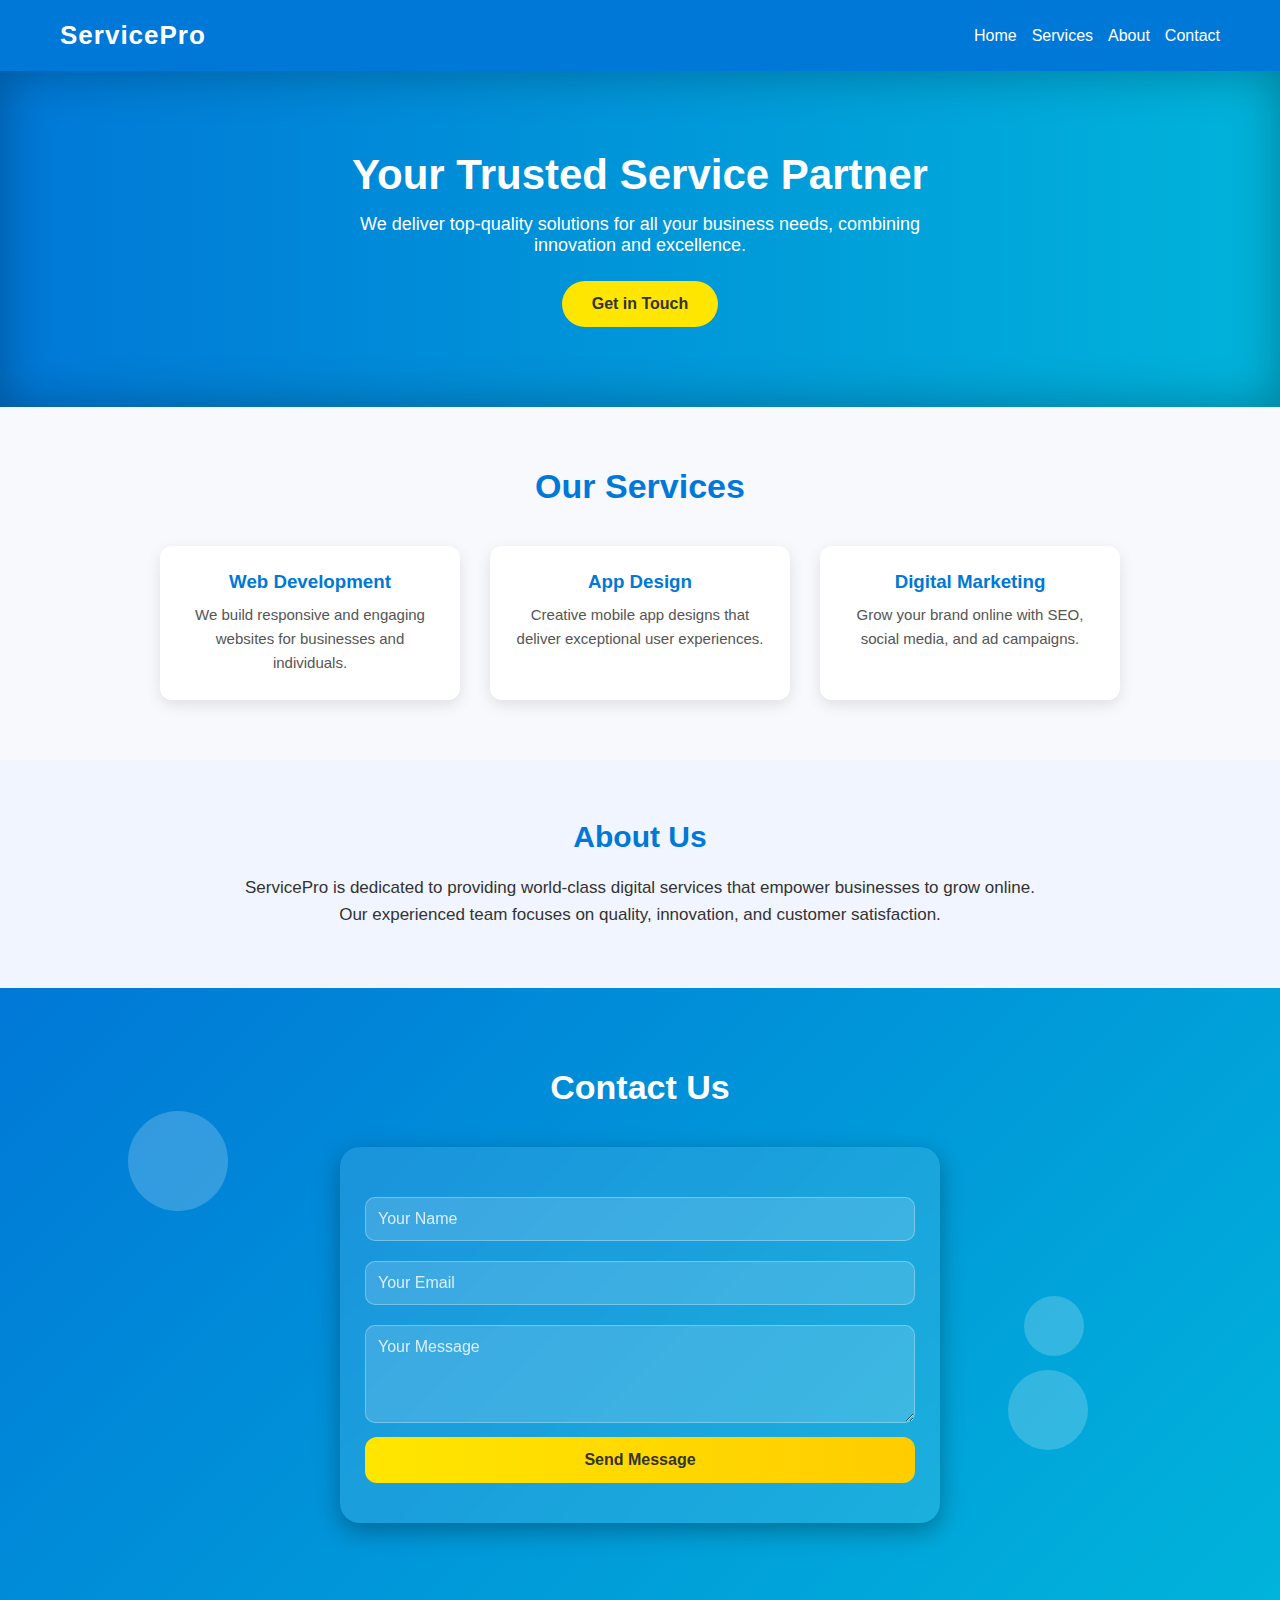
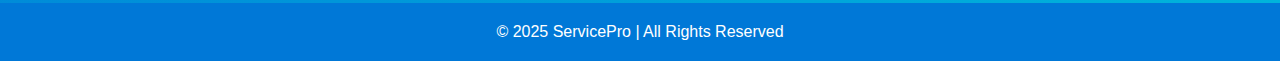
<file: mini/service.html>
<!DOCTYPE html>
<html lang="en">
<head>
  <meta charset="UTF-8">
  <meta name="viewport" content="width=device-width, initial-scale=1.0">
  <title>ServicePro — Crazy Awesome Website</title>
  <style>
    * {
      margin: 0;
      padding: 0;
      box-sizing: border-box;
      font-family: "Poppins", sans-serif;
    }

    body {
      background-color: #f8f9fc;
      color: #333;
      overflow-x: hidden;
    }

    /* ---------- HEADER ---------- */
    header {
      background-color: #0078d7;
      color: white;
      padding: 20px 60px;
      display: flex;
      justify-content: space-between;
      align-items: center;
      flex-wrap: wrap;
      box-shadow: 0 4px 15px rgba(0, 0, 0, 0.2);
    }

    header h1 {
      font-size: 26px;
      font-weight: bold;
      letter-spacing: 1px;
    }

    nav {
      display: flex;
      flex-wrap: wrap;
      justify-content: center;
      gap: 15px;
    }

    nav a {
      color: white;
      text-decoration: none;
      font-weight: 500;
      transition: color 0.3s;
      font-size: 16px;
    }

    nav a:hover {
      color: #ffe600;
    }

    /* ---------- HERO ---------- */
    .hero {
      text-align: center;
      padding: 80px 20px;
      background: linear-gradient(to right, #0078d7, #00b4db);
      color: white;
      box-shadow: inset 0 0 50px rgba(0,0,0,0.3);
    }

    .hero h2 {
      font-size: 42px;
      margin-bottom: 15px;
    }

    .hero p {
      font-size: 18px;
      margin-bottom: 25px;
      max-width: 600px;
      margin-left: auto;
      margin-right: auto;
    }

    .hero button {
      background-color: #ffe600;
      color: #333;
      border: none;
      padding: 14px 30px;
      border-radius: 30px;
      font-size: 16px;
      cursor: pointer;
      transition: 0.3s;
      font-weight: 600;
    }

    .hero button:hover {
      background-color: #ffcc00;
      transform: scale(1.05);
    }

    /* ---------- SERVICES ---------- */
    .services {
      padding: 60px 30px;
      text-align: center;
    }

    .services h2 {
      font-size: 34px;
      margin-bottom: 40px;
      color: #0078d7;
    }

    .service-boxes {
      display: flex;
      flex-wrap: wrap;
      justify-content: center;
      gap: 30px;
    }

    .service-card {
      background: white;
      border-radius: 12px;
      box-shadow: 0 5px 15px rgba(0,0,0,0.1);
      width: 300px;
      padding: 25px;
      text-align: center;
      transition: transform 0.3s, box-shadow 0.3s;
    }

    .service-card:hover {
      transform: translateY(-8px);
      box-shadow: 0 10px 30px rgba(0,0,0,0.2);
    }

    .service-card h3 {
      color: #0078d7;
      margin-bottom: 10px;
    }

    .service-card p {
      font-size: 15px;
      color: #555;
      line-height: 1.6;
    }

    /* ---------- ABOUT ---------- */
    .about {
      padding: 60px 30px;
      background-color: #f1f5ff;
      text-align: center;
    }

    .about h2 {
      font-size: 30px;
      margin-bottom: 20px;
      color: #0078d7;
    }

    .about p {
      font-size: 17px;
      line-height: 1.6;
      max-width: 800px;
      margin: auto;
      color: #333;
    }

    /* ---------- CONTACT ---------- */
    .contact {
      padding: 80px 30px;
      position: relative;
      overflow: hidden;
      text-align: center;
      background: linear-gradient(135deg, #0078d7, #00b4db);
      color: white;
    }

    .contact h2 {
      font-size: 34px;
      margin-bottom: 40px;
      z-index: 2;
      position: relative;
    }

    .contact-container {
      max-width: 600px;
      margin: auto;
      background: rgba(255,255,255,0.1);
      padding: 40px 25px;
      border-radius: 20px;
      box-shadow: 0 8px 25px rgba(0,0,0,0.3);
      backdrop-filter: blur(10px);
      transition: all 0.4s ease;
      position: relative;
      z-index: 2;
    }

    .contact-container:hover {
      transform: translateY(-8px);
      box-shadow: 0 15px 40px rgba(0,0,0,0.4), 0 0 25px rgba(255,255,255,0.3);
      background: rgba(255,255,255,0.2);
    }

    form input, form textarea {
      width: 100%;
      padding: 12px;
      margin: 10px 0;
      border: 1px solid rgba(255,255,255,0.3);
      border-radius: 10px;
      background: rgba(255,255,255,0.15);
      color: #fff;
      font-size: 16px;
      outline: none;
      transition: all 0.3s;
    }

    form input::placeholder, form textarea::placeholder {
      color: rgba(255,255,255,0.8);
    }

    form input:focus, form textarea:focus {
      border-color: #ffe600;
      box-shadow: 0 0 8px #ffe600;
      background: rgba(255,255,255,0.25);
    }

    form button {
      background: linear-gradient(90deg, #ffe600, #ffcc00);
      color: #333;
      border: none;
      padding: 14px 25px;
      border-radius: 12px;
      font-size: 16px;
      cursor: pointer;
      font-weight: bold;
      transition: 0.3s;
      width: 100%;
    }

    form button:hover {
      background: linear-gradient(90deg, #ffcc00, #ffe600);
      transform: translateY(-3px);
      box-shadow: 0 8px 20px rgba(255,230,0,0.4);
    }

    /* ---------- FLOATING BUBBLES ---------- */
    .bubble {
      position: absolute;
      border-radius: 50%;
      background: rgba(255,255,255,0.2);
      animation: float 12s infinite ease-in-out;
    }

    @keyframes float {
      0%, 100% { transform: translateY(0); }
      50% { transform: translateY(-20px); }
    }

    .bubble:nth-child(1) { width: 100px; height: 100px; top: 20%; left: 10%; animation-duration: 14s; }
    .bubble:nth-child(2) { width: 80px; height: 80px; bottom: 25%; right: 15%; animation-duration: 10s; }
    .bubble:nth-child(3) { width: 60px; height: 60px; top: 50%; left: 80%; animation-duration: 16s; }

    /* ---------- FOOTER ---------- */
    footer {
      text-align: center;
      padding: 20px;
      background-color: #0078d7;
      color: white;
    }

    /* ---------- RESPONSIVE DESIGN ---------- */
    @media (max-width: 1024px) {
      header {
        padding: 15px 25px;
      }
      .hero h2 {
        font-size: 32px;
      }
    }

    @media (max-width: 768px) {
      header {
        flex-direction: column;
        gap: 10px;
        text-align: center;
      }
      nav a {
        font-size: 15px;
      }
      .hero h2 {
        font-size: 28px;
      }
      .hero p {
        font-size: 16px;
      }
      .services h2 {
        font-size: 28px;
      }
      .service-card {
        width: 90%;
      }
      .about p {
        font-size: 16px;
      }
      .contact h2 {
        font-size: 28px;
      }
    }

    @media (max-width: 480px) {
      header h1 {
        font-size: 22px;
      }
      nav a {
        font-size: 14px;
      }
      .hero h2 {
        font-size: 24px;
      }
      .hero button {
        padding: 10px 20px;
        font-size: 14px;
      }
      .about p {
        font-size: 15px;
      }
    }
  </style>
</head>

<body>

  <header>
    <h1>ServicePro</h1>
    <nav>
      <a href="#home">Home</a>
      <a href="#services">Services</a>
      <a href="about1.html">About</a>
      <a href="#contact">Contact</a>
    </nav>
  </header>

  <section class="hero" id="home">
    <h2>Your Trusted Service Partner</h2>
    <p>We deliver top-quality solutions for all your business needs, combining innovation and excellence.</p>
    <button onclick="document.getElementById('contact').scrollIntoView({behavior: 'smooth'})">Get in Touch</button>
  </section>

  <section class="services" id="services">
    <h2>Our Services</h2>
    <div class="service-boxes">
      <div class="service-card">
        <h3>Web Development</h3>
        <p>We build responsive and engaging websites for businesses and individuals.</p>
      </div>
      <div class="service-card">
        <h3>App Design</h3>
        <p>Creative mobile app designs that deliver exceptional user experiences.</p>
      </div>
      <div class="service-card">
        <h3>Digital Marketing</h3>
        <p>Grow your brand online with SEO, social media, and ad campaigns.</p>
      </div>
    </div>
  </section>

  <section class="about" id="about">
    <h2>About Us</h2>
    <p>
      ServicePro is dedicated to providing world-class digital services that empower 
      businesses to grow online. Our experienced team focuses on quality, innovation, and customer satisfaction.
    </p>
  </section>

  <section class="contact" id="contact">
    <div class="bubble"></div>
    <div class="bubble"></div>
    <div class="bubble"></div>
    <h2>Contact Us</h2>
    <div class="contact-container">
      <form onsubmit="submitForm(event)">
        <input type="text" placeholder="Your Name" required>
        <input type="email" placeholder="Your Email" required>
        <textarea rows="4" placeholder="Your Message" required></textarea>
        <button type="submit">Send Message</button>
      </form>
    </div>
  </section>

  <footer>
    &copy; 2025 ServicePro | All Rights Reserved
  </footer>

  <script>
    function submitForm(event) {
      event.preventDefault();
      alert("Thank you! Your message has been sent.");
    }
  </script>
</body>
</html>
</file>
<file: login_page.css>
/* ---------- GLOBAL STYLES ---------- */
* {
  box-sizing: border-box;
  font-family: "Poppins", sans-serif;
}

body {
  margin: 0;
  background-color: #fff;
  display: flex;
  justify-content: center;
  align-items: center;
  min-height: 100vh;
}

/* ---------- CONTAINER ---------- */
.container {
  width: 100%;
  height: 100%;
  display: flex;
  justify-content: center;
  align-items: center;
  padding: 20px;
  background: linear-gradient(135deg, #ffffff, #f3f3f3);
}

/* ---------- BOX ---------- */
.box {
  background-color: #f9f9f9;
  display: flex;
  justify-content: center;
  align-items: center;
  flex-direction: column;
  width: 450px;
  height: auto;
  padding: 40px 30px;
  border-radius: 10px;
  box-shadow: -11px 20px 3px 0px #121111;
  transition: box-shadow 0.3s ease;
}

.box:hover {
  box-shadow: 0px 0px 17px 8px #ff0000;
}

/* ---------- LOGO ---------- */
.logoimage {
  margin-bottom: 10px;
}

.logoimage img {
  width: 100px;
}

/* ---------- TITLE ---------- */
.box h2 {
  font-weight: bold;
  color: #ff0000;
  font-size: 34px;
  margin-bottom: 25px;
}

/* ---------- INPUTS ---------- */
.box input {
  width: 80%;
  padding: 12px;
  margin: 8px 0;
  border-radius: 10px;
  border: 1px solid #ccc;
  color: #333;
  font-weight: 500;
  background: #ffffff;
  transition: 0.3s;
}

.box input:focus {
  border-color: #ff0000;
  box-shadow: 0 0 10px rgba(255, 0, 0, 0.3);
  outline: none;
}

/* ---------- BUTTON ---------- */
button {
  width: 80%;
  height: 45px;
  margin-top: 15px;
  padding: 10px;
  font-size: 16px;
  border: none;
  border-radius: 10px;
  background-color: #ff0000;
  color: white;
  font-weight: bold;
  cursor: pointer;
  transition: background-color 0.3s, transform 0.2s;
}

button:hover {
  background-color: #cc0000;
  transform: scale(1.05);
}

button:active {
  background: #ce7777;
}

/* ---------- TEXT + LINKS ---------- */
.box p {
  margin-top: 20px;
  color: #444;
  font-size: 0.95rem;
}

.box p a {
  text-decoration: none;
  color: #ff0000;
  font-weight: 600;
}

.box p a:hover {
  text-decoration: underline;
}

/* ---------- RESPONSIVE STYLES ---------- */
@media (max-width: 768px) {
  .box {
    width: 90%;
    padding: 30px 20px;
  }

  .box h2 {
    font-size: 28px;
  }

  .box input,
  button {
    width: 90%;
  }

  button {
    height: 42px;
  }
}

@media (max-width: 480px) {
  .box {
    width: 95%;
    padding: 25px 15px;
    box-shadow: 0px 0px 10px 3px #aaa;
  }

  .logoimage img {
    width: 80px;
  }

  .box h2 {
    font-size: 24px;
  }

  .box input {
    font-size: 0.9rem;
    padding: 10px;
  }

  button {
    font-size: 0.9rem;
    padding: 10px;
  }

  .box p {
    font-size: 0.85rem;
  }
}
</file>
